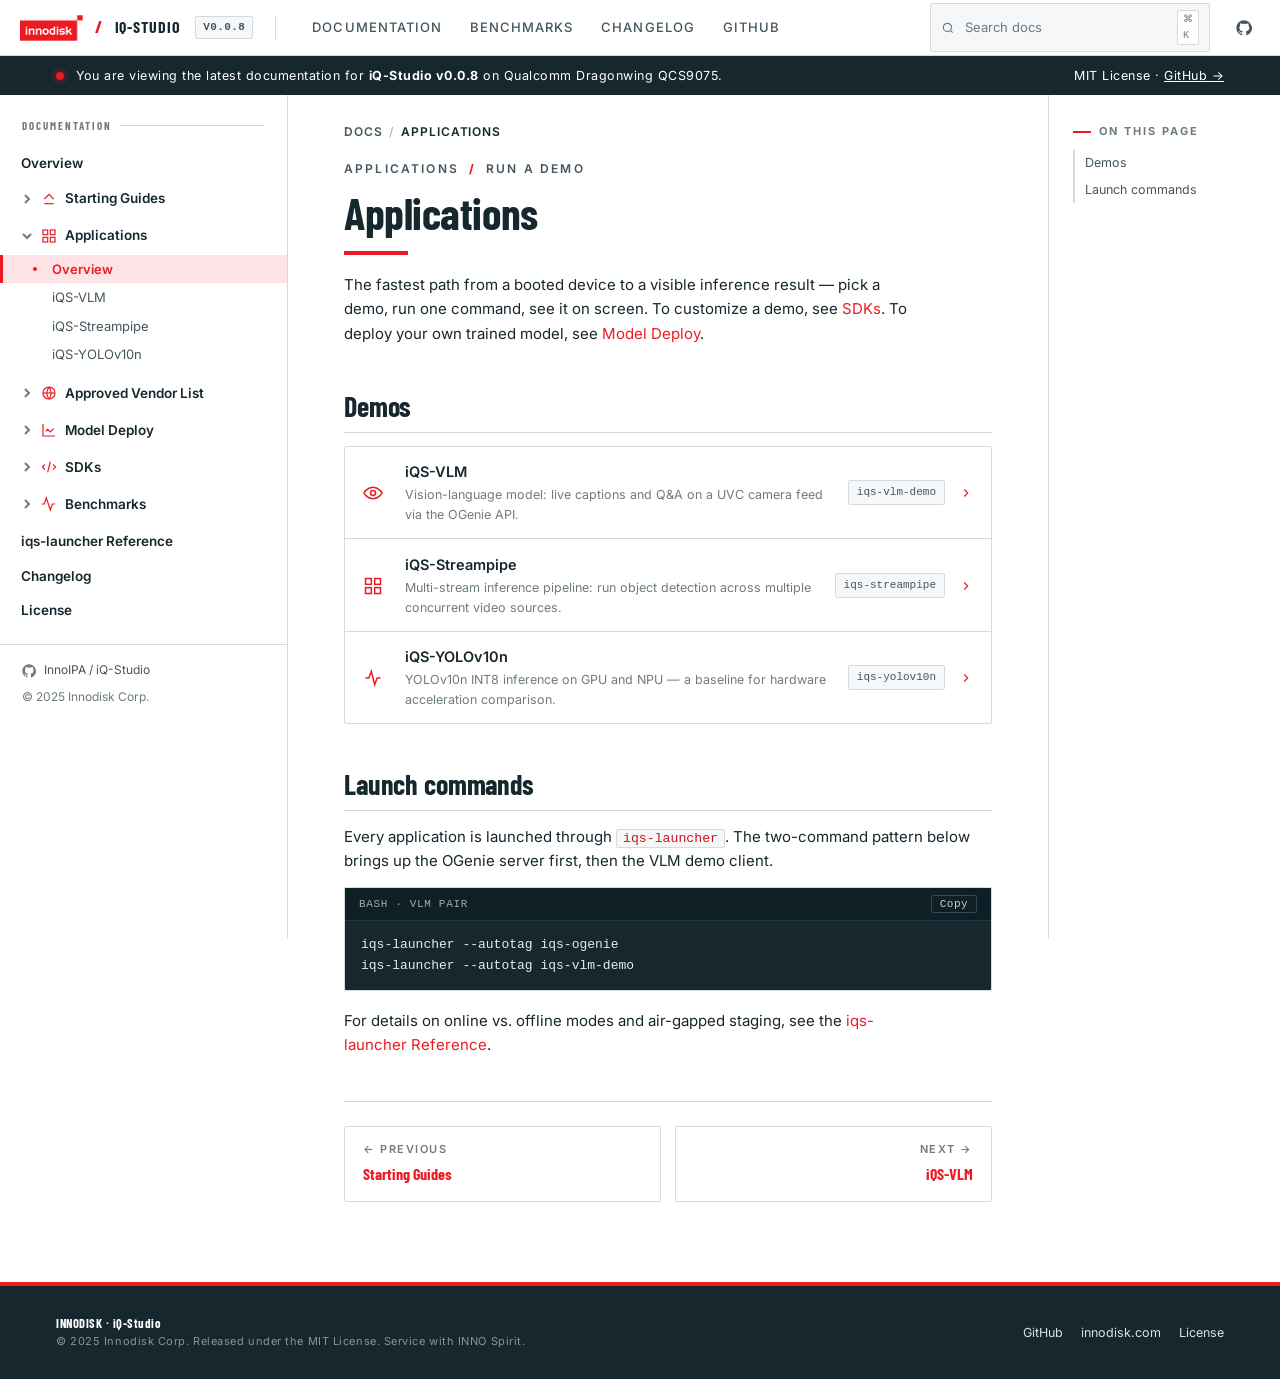
<file: site/applications/index.html>
<!DOCTYPE html>
<html lang="en">
<head>
<meta charset="UTF-8">
<meta name="viewport" content="width=device-width, initial-scale=1.0">
<title>Applications · iQ-Studio</title>
<meta name="description" content="Pre-built inference demos for iQ-Studio: VLM, multi-stream Streampipe, and YOLOv10n on Qualcomm QCS9075.">
<link rel="stylesheet" href="../assets/css/styles.css">
<link rel="icon" href="data:image/svg+xml,<svg xmlns='http://www.w3.org/2000/svg' viewBox='0 0 32 32'><rect width='32' height='32' rx='4' fill='%23EC1B23'/><path d='M9 9h3v14H9zm6 0h3v14h-3zm6 0h3v14h-3z' fill='white'/></svg>">
</head>
<body data-current="applications/index">

<header class="topbar">
  <button id="sidebar-toggle" class="sidebar-toggle" aria-label="Toggle navigation" type="button">
    <svg width="18" height="18" viewBox="0 0 24 24" fill="none" stroke="currentColor" stroke-width="2"><path d="M3 6h18M3 12h18M3 18h18"/></svg>
  </button>
  <a href="../index.html" class="topbar__brand" aria-label="iQ-Studio home">
    <img src="../assets/img/logo-innodisk.png" alt="Innodisk" />
    <span class="slash">/</span>
    <span class="product">iQ-Studio</span>
    <span class="topbar__version">v0.0.8</span>
  </a>
  <span class="topbar__divider"></span>
  <nav class="topbar__nav" aria-label="Primary">
    <a href="../index.html">Documentation</a>
    <a href="../benchmarks/index.html">Benchmarks</a>
    <a href="../reference/changelog.html">Changelog</a>
    <a href="https://github.com/InnoIPA/iQ-Studio" target="_blank" rel="noopener">GitHub</a>
  </nav>
  <div class="topbar__spacer"></div>
  <label class="search" aria-label="Search documentation">
    <svg width="14" height="14" viewBox="0 0 24 24" fill="none" stroke="currentColor" stroke-width="2"><circle cx="11" cy="11" r="7"/><path d="m20 20-3.5-3.5"/></svg>
    <input type="text" placeholder="Search docs" disabled title="Search coming soon" />
    <span class="kbd">⌘ K</span>
  </label>
  <a class="icon-btn" href="https://github.com/InnoIPA/iQ-Studio" target="_blank" rel="noopener" title="GitHub repository" aria-label="GitHub">
    <svg width="16" height="16" viewBox="0 0 24 24" fill="currentColor"><path d="M12 .5C5.7.5.6 5.6.6 12c0 5 3.3 9.3 7.9 10.8.6.1.8-.3.8-.6v-2c-3.2.7-3.9-1.5-3.9-1.5-.5-1.3-1.3-1.7-1.3-1.7-1.1-.7.1-.7.1-.7 1.2.1 1.8 1.2 1.8 1.2 1.1 1.9 2.9 1.3 3.6 1 .1-.8.4-1.3.8-1.6-2.6-.3-5.3-1.3-5.3-5.7 0-1.3.5-2.3 1.2-3.1-.1-.3-.5-1.5.1-3.1 0 0 1-.3 3.2 1.2.9-.3 1.9-.4 2.9-.4s2 .1 2.9.4c2.2-1.5 3.2-1.2 3.2-1.2.6 1.6.2 2.8.1 3.1.7.8 1.2 1.8 1.2 3.1 0 4.4-2.7 5.4-5.3 5.7.4.4.8 1.1.8 2.2v3.3c0 .3.2.7.8.6 4.6-1.5 7.9-5.9 7.9-10.8C23.4 5.6 18.3.5 12 .5Z"/></svg>
  </a>
</header>

<div class="notice">
  <span class="dot"></span>
  <span>You are viewing the latest documentation for <strong>iQ-Studio v0.0.8</strong> on Qualcomm Dragonwing QCS9075.</span>
  <span style="margin-left:auto">MIT License · <a href="https://github.com/InnoIPA/iQ-Studio" target="_blank" rel="noopener">GitHub →</a></span>
</div>

<div class="layout">

<aside class="sidebar" id="sidebar">
    <div class="sidebar__title">Documentation</div>

    <a href="../index.html" class="nav-leaf" data-page="overview">Overview</a>

    <div class="nav-group" data-group>
      <button class="nav-group__toggle" type="button">
        <svg class="nav-group__chev" viewBox="0 0 12 12" fill="none" stroke="currentColor" stroke-width="2"><path d="m4 2 4 4-4 4"/></svg>
        <svg class="nav-group__icon" viewBox="0 0 24 24" fill="none" stroke="currentColor" stroke-width="1.8"><path d="M5 12 12 5l7 7"/><path d="M5 19h14"/></svg>
        <span>Starting Guides</span>
      </button>
      <ul class="nav-list">
        <li><a href="../starting-guides/index.html" data-page="starting-guides/index">Overview</a></li>
        <li><a href="../starting-guides/q911.html" data-page="starting-guides/q911">Q911 Quick Start</a></li>
        <li><a href="../starting-guides/flash-image.html" data-page="starting-guides/flash-image">Image Flashing</a></li>
        <li><a href="../starting-guides/ota.html" data-page="starting-guides/ota">Qualcomm OTA</a></li>
      </ul>
    </div>

    <div class="nav-group" data-group>
      <button class="nav-group__toggle" type="button">
        <svg class="nav-group__chev" viewBox="0 0 12 12" fill="none" stroke="currentColor" stroke-width="2"><path d="m4 2 4 4-4 4"/></svg>
        <svg class="nav-group__icon" viewBox="0 0 24 24" fill="none" stroke="currentColor" stroke-width="1.8"><rect x="3" y="3" width="7" height="7"/><rect x="14" y="3" width="7" height="7"/><rect x="3" y="14" width="7" height="7"/><rect x="14" y="14" width="7" height="7"/></svg>
        <span>Applications</span>
      </button>
      <ul class="nav-list">
        <li><a href="../applications/index.html" data-page="applications/index">Overview</a></li>
        <li><a href="../applications/iqs-vlm.html" data-page="applications/iqs-vlm">iQS-VLM</a></li>
        <li><a href="../applications/iqs-streampipe.html" data-page="applications/iqs-streampipe">iQS-Streampipe</a></li>
        <li><a href="../applications/iqs-yolov10n.html" data-page="applications/iqs-yolov10n">iQS-YOLOv10n</a></li>
      </ul>
    </div>

    <div class="nav-group" data-group>
      <button class="nav-group__toggle" type="button">
        <svg class="nav-group__chev" viewBox="0 0 12 12" fill="none" stroke="currentColor" stroke-width="2"><path d="m4 2 4 4-4 4"/></svg>
        <svg class="nav-group__icon" viewBox="0 0 24 24" fill="none" stroke="currentColor" stroke-width="1.8"><circle cx="12" cy="12" r="9"/><path d="M3 12h18"/><path d="M12 3a14 14 0 0 1 0 18"/><path d="M12 3a14 14 0 0 0 0 18"/></svg>
        <span>Approved Vendor List</span>
      </button>
      <ul class="nav-list">
        <li><a href="../avl/index.html" data-page="avl/index">Overview</a></li>
        <li><a href="../avl/gmsl-camera.html" data-page="avl/gmsl-camera">GMSL Cameras</a></li>
        <li><a href="../avl/mipi-camera.html" data-page="avl/mipi-camera">MIPI CSI-2 Cameras</a></li>
      </ul>
    </div>

    <div class="nav-group" data-group>
      <button class="nav-group__toggle" type="button">
        <svg class="nav-group__chev" viewBox="0 0 12 12" fill="none" stroke="currentColor" stroke-width="2"><path d="m4 2 4 4-4 4"/></svg>
        <svg class="nav-group__icon" viewBox="0 0 24 24" fill="none" stroke="currentColor" stroke-width="1.8"><path d="M3 3v18h18"/><path d="m7 14 3-3 4 4 5-5"/></svg>
        <span>Model Deploy</span>
      </button>
      <ul class="nav-list">
        <li><a href="../model-deploy/index.html" data-page="model-deploy/index">Overview</a></li>
        <li><a href="../model-deploy/yolo26.html" data-page="model-deploy/yolo26">YOLO26 (CV)</a></li>
      </ul>
    </div>

    <div class="nav-group" data-group>
      <button class="nav-group__toggle" type="button">
        <svg class="nav-group__chev" viewBox="0 0 12 12" fill="none" stroke="currentColor" stroke-width="2"><path d="m4 2 4 4-4 4"/></svg>
        <svg class="nav-group__icon" viewBox="0 0 24 24" fill="none" stroke="currentColor" stroke-width="1.8"><path d="m18 16 4-4-4-4"/><path d="m6 8-4 4 4 4"/><path d="m14 4-4 16"/></svg>
        <span>SDKs</span>
      </button>
      <ul class="nav-list">
        <li><a href="../sdks/index.html" data-page="sdks/index">Overview</a></li>
        <li><a href="../sdks/iqs-vlm.html" data-page="sdks/iqs-vlm">iQS-VLM SDK</a></li>
        <li><a href="../sdks/iqs-streampipe.html" data-page="sdks/iqs-streampipe">iQS-Streampipe SDK</a></li>
        <li><a href="../sdks/iqs-ogenie.html" data-page="sdks/iqs-ogenie">iQS-OGenie SDK</a></li>
      </ul>
    </div>

    <div class="nav-group" data-group>
      <button class="nav-group__toggle" type="button">
        <svg class="nav-group__chev" viewBox="0 0 12 12" fill="none" stroke="currentColor" stroke-width="2"><path d="m4 2 4 4-4 4"/></svg>
        <svg class="nav-group__icon" viewBox="0 0 24 24" fill="none" stroke="currentColor" stroke-width="1.8"><path d="M21 12h-4l-3 9-6-18-3 9H1"/></svg>
        <span>Benchmarks</span>
      </button>
      <ul class="nav-list">
        <li><a href="../benchmarks/index.html" data-page="benchmarks/index">Overview</a></li>
        <li><a href="../benchmarks/innoppe.html" data-page="benchmarks/innoppe">InnoPPE</a></li>
        <li><a href="../benchmarks/streampipe.html" data-page="benchmarks/streampipe">iQS-Streampipe</a></li>
        <li><a href="../benchmarks/perception-model.html" data-page="benchmarks/perception-model">Perception Model</a></li>
      </ul>
    </div>

    <a href="../reference/launcher.html" class="nav-leaf" data-page="reference/launcher">iqs-launcher Reference</a>
    <a href="../reference/changelog.html" class="nav-leaf" data-page="reference/changelog">Changelog</a>
    <a href="https://github.com/InnoIPA/iQ-Studio/blob/main/LICENSE" class="nav-leaf" target="_blank" rel="noopener">License</a>

    <div class="sidebar__foot">
      <div class="row">
        <svg width="14" height="14" viewBox="0 0 24 24" fill="currentColor"><path d="M12 .5C5.7.5.6 5.6.6 12c0 5 3.3 9.3 7.9 10.8.6.1.8-.3.8-.6v-2c-3.2.7-3.9-1.5-3.9-1.5-.5-1.3-1.3-1.7-1.3-1.7-1.1-.7.1-.7.1-.7 1.2.1 1.8 1.2 1.8 1.2 1.1 1.9 2.9 1.3 3.6 1 .1-.8.4-1.3.8-1.6-2.6-.3-5.3-1.3-5.3-5.7 0-1.3.5-2.3 1.2-3.1-.1-.3-.5-1.5.1-3.1 0 0 1-.3 3.2 1.2.9-.3 1.9-.4 2.9-.4s2 .1 2.9.4c2.2-1.5 3.2-1.2 3.2-1.2.6 1.6.2 2.8.1 3.1.7.8 1.2 1.8 1.2 3.1 0 4.4-2.7 5.4-5.3 5.7.4.4.8 1.1.8 2.2v3.3c0 .3.2.7.8.6 4.6-1.5 7.9-5.9 7.9-10.8C23.4 5.6 18.3.5 12 .5Z"/></svg>
        <a href="https://github.com/InnoIPA/iQ-Studio" target="_blank" rel="noopener">InnoIPA / iQ-Studio</a>
      </div>
      <div class="row">© 2025 Innodisk Corp.</div>
    </div>
  </aside>

  <main class="main">
    <nav class="crumbs">
      <a href="../index.html">Docs</a>
      <span class="sep">/</span>
      <span class="current">Applications</span>
    </nav>

    <div class="page-title">
      <div class="page-title__eyebrow">Applications <span class="slash">/</span> Run a demo</div>
      <h1>Applications</h1>
      <div class="page-title__rule"></div>
      <p class="page-title__lede">The fastest path from a booted device to a visible inference result — pick a demo, run one command, see it on screen. To customize a demo, see <a href="../sdks/index.html">SDKs</a>. To deploy your own trained model, see <a href="../model-deploy/index.html">Model Deploy</a>.</p>
    </div>

    <h2 id="demos" data-reveal>Demos</h2>

    <div class="applist">
      <a class="applist__row" href="iqs-vlm.html" data-reveal data-reveal-delay="1">
        <svg width="20" height="20" viewBox="0 0 24 24" fill="none" stroke="currentColor" stroke-width="1.8"><path d="M1 12s4-7 11-7 11 7 11 7-4 7-11 7-11-7-11-7Z"/><circle cx="12" cy="12" r="3"/></svg>
        <div>
          <div class="applist__title">iQS-VLM</div>
          <span class="applist__desc">Vision-language model: live captions and Q&amp;A on a UVC camera feed via the OGenie API.</span>
        </div>
        <span class="applist__tag">iqs-vlm-demo</span>
        <svg class="applist__arrow" width="14" height="14" viewBox="0 0 24 24" fill="none" stroke="currentColor" stroke-width="2"><path d="m9 6 6 6-6 6"/></svg>
      </a>
      <a class="applist__row" href="iqs-streampipe.html" data-reveal data-reveal-delay="2">
        <svg width="20" height="20" viewBox="0 0 24 24" fill="none" stroke="currentColor" stroke-width="1.8"><rect x="3" y="3" width="7" height="7"/><rect x="14" y="3" width="7" height="7"/><rect x="3" y="14" width="7" height="7"/><rect x="14" y="14" width="7" height="7"/></svg>
        <div>
          <div class="applist__title">iQS-Streampipe</div>
          <span class="applist__desc">Multi-stream inference pipeline: run object detection across multiple concurrent video sources.</span>
        </div>
        <span class="applist__tag">iqs-streampipe</span>
        <svg class="applist__arrow" width="14" height="14" viewBox="0 0 24 24" fill="none" stroke="currentColor" stroke-width="2"><path d="m9 6 6 6-6 6"/></svg>
      </a>
      <a class="applist__row" href="iqs-yolov10n.html" data-reveal data-reveal-delay="3">
        <svg width="20" height="20" viewBox="0 0 24 24" fill="none" stroke="currentColor" stroke-width="1.8"><path d="M3 12h4l3-8 4 16 3-8h4"/></svg>
        <div>
          <div class="applist__title">iQS-YOLOv10n</div>
          <span class="applist__desc">YOLOv10n INT8 inference on GPU and NPU — a baseline for hardware acceleration comparison.</span>
        </div>
        <span class="applist__tag">iqs-yolov10n</span>
        <svg class="applist__arrow" width="14" height="14" viewBox="0 0 24 24" fill="none" stroke="currentColor" stroke-width="2"><path d="m9 6 6 6-6 6"/></svg>
      </a>
    </div>

    <h2 id="launch" data-reveal>Launch commands</h2>
    <p>Every application is launched through <code>iqs-launcher</code>. The two-command pattern below brings up the OGenie server first, then the VLM demo client.</p>

    <div class="codeblock">
      <div class="codeblock__head"><span>bash · vlm pair</span><button class="codeblock__copy" type="button">Copy</button></div>
      <pre><code>iqs-launcher --autotag iqs-ogenie
iqs-launcher --autotag iqs-vlm-demo</code></pre>
    </div>

    <p>For details on online vs. offline modes and air-gapped staging, see the <a href="../reference/launcher.html">iqs-launcher Reference</a>.</p>

    <div class="pager">
      <a class="pager__prev" href="../starting-guides/index.html">
        <span class="dir">← Previous</span>
        <span class="title">Starting Guides</span>
      </a>
      <a class="pager__next" href="iqs-vlm.html">
        <span class="dir">Next →</span>
        <span class="title">iQS-VLM</span>
      </a>
    </div>

  </main>

  <aside class="toc">
    <div class="toc__head">On this page</div>
    <ul id="toc-list"></ul>
  </aside>

</div>

<footer class="footer">
  <div>
    <strong style="color:white;font-family:var(--font-display);letter-spacing:0.04em">INNODISK · iQ-Studio</strong>
    <div class="footer__legal">© 2025 Innodisk Corp. Released under the MIT License. Service with INNO Spirit.</div>
  </div>
  <div class="footer__links">
    <a href="https://github.com/InnoIPA/iQ-Studio" target="_blank" rel="noopener">GitHub</a>
    <a href="https://www.innodisk.com" target="_blank" rel="noopener">innodisk.com</a>
    <a href="https://github.com/InnoIPA/iQ-Studio/blob/main/LICENSE" target="_blank" rel="noopener">License</a>
  </div>
</footer>

<script src="../assets/js/site.js" defer></script>
</body>
</html>
</file>
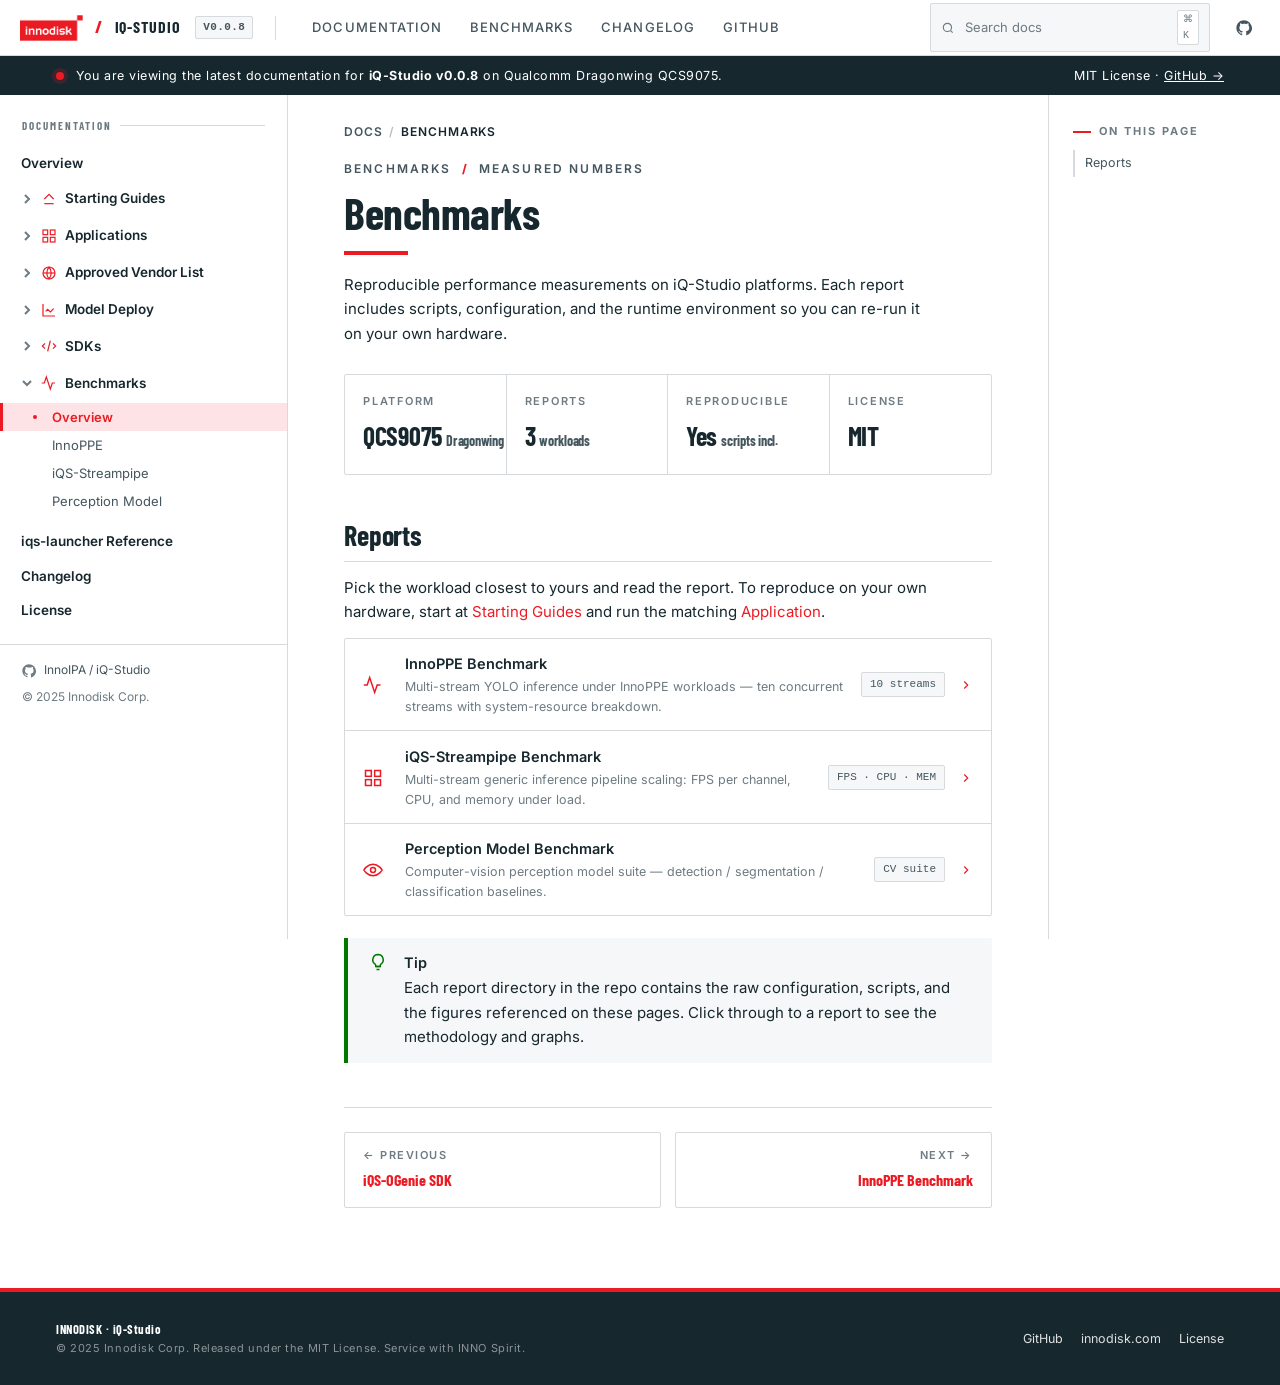
<file: site/benchmarks/index.html>
<!DOCTYPE html>
<html lang="en">
<head>
<meta charset="UTF-8">
<meta name="viewport" content="width=device-width, initial-scale=1.0">
<title>Benchmarks · iQ-Studio</title>
<meta name="description" content="Reproducible performance reports for iQ-Studio across InnoPPE, multi-stream Streampipe, and perception models on QCS9075.">
<link rel="stylesheet" href="../assets/css/styles.css">
<link rel="icon" href="data:image/svg+xml,<svg xmlns='http://www.w3.org/2000/svg' viewBox='0 0 32 32'><rect width='32' height='32' rx='4' fill='%23EC1B23'/><path d='M9 9h3v14H9zm6 0h3v14h-3zm6 0h3v14h-3z' fill='white'/></svg>">
</head>
<body data-current="benchmarks/index">

<header class="topbar">
  <button id="sidebar-toggle" class="sidebar-toggle" aria-label="Toggle navigation" type="button">
    <svg width="18" height="18" viewBox="0 0 24 24" fill="none" stroke="currentColor" stroke-width="2"><path d="M3 6h18M3 12h18M3 18h18"/></svg>
  </button>
  <a href="../index.html" class="topbar__brand" aria-label="iQ-Studio home">
    <img src="../assets/img/logo-innodisk.png" alt="Innodisk" />
    <span class="slash">/</span>
    <span class="product">iQ-Studio</span>
    <span class="topbar__version">v0.0.8</span>
  </a>
  <span class="topbar__divider"></span>
  <nav class="topbar__nav" aria-label="Primary">
    <a href="../index.html">Documentation</a>
    <a href="../benchmarks/index.html">Benchmarks</a>
    <a href="../reference/changelog.html">Changelog</a>
    <a href="https://github.com/InnoIPA/iQ-Studio" target="_blank" rel="noopener">GitHub</a>
  </nav>
  <div class="topbar__spacer"></div>
  <label class="search" aria-label="Search documentation">
    <svg width="14" height="14" viewBox="0 0 24 24" fill="none" stroke="currentColor" stroke-width="2"><circle cx="11" cy="11" r="7"/><path d="m20 20-3.5-3.5"/></svg>
    <input type="text" placeholder="Search docs" disabled title="Search coming soon" />
    <span class="kbd">⌘ K</span>
  </label>
  <a class="icon-btn" href="https://github.com/InnoIPA/iQ-Studio" target="_blank" rel="noopener" title="GitHub repository" aria-label="GitHub">
    <svg width="16" height="16" viewBox="0 0 24 24" fill="currentColor"><path d="M12 .5C5.7.5.6 5.6.6 12c0 5 3.3 9.3 7.9 10.8.6.1.8-.3.8-.6v-2c-3.2.7-3.9-1.5-3.9-1.5-.5-1.3-1.3-1.7-1.3-1.7-1.1-.7.1-.7.1-.7 1.2.1 1.8 1.2 1.8 1.2 1.1 1.9 2.9 1.3 3.6 1 .1-.8.4-1.3.8-1.6-2.6-.3-5.3-1.3-5.3-5.7 0-1.3.5-2.3 1.2-3.1-.1-.3-.5-1.5.1-3.1 0 0 1-.3 3.2 1.2.9-.3 1.9-.4 2.9-.4s2 .1 2.9.4c2.2-1.5 3.2-1.2 3.2-1.2.6 1.6.2 2.8.1 3.1.7.8 1.2 1.8 1.2 3.1 0 4.4-2.7 5.4-5.3 5.7.4.4.8 1.1.8 2.2v3.3c0 .3.2.7.8.6 4.6-1.5 7.9-5.9 7.9-10.8C23.4 5.6 18.3.5 12 .5Z"/></svg>
  </a>
</header>

<div class="notice">
  <span class="dot"></span>
  <span>You are viewing the latest documentation for <strong>iQ-Studio v0.0.8</strong> on Qualcomm Dragonwing QCS9075.</span>
  <span style="margin-left:auto">MIT License · <a href="https://github.com/InnoIPA/iQ-Studio" target="_blank" rel="noopener">GitHub →</a></span>
</div>

<div class="layout">

<aside class="sidebar" id="sidebar">
    <div class="sidebar__title">Documentation</div>

    <a href="../index.html" class="nav-leaf" data-page="overview">Overview</a>

    <div class="nav-group" data-group>
      <button class="nav-group__toggle" type="button">
        <svg class="nav-group__chev" viewBox="0 0 12 12" fill="none" stroke="currentColor" stroke-width="2"><path d="m4 2 4 4-4 4"/></svg>
        <svg class="nav-group__icon" viewBox="0 0 24 24" fill="none" stroke="currentColor" stroke-width="1.8"><path d="M5 12 12 5l7 7"/><path d="M5 19h14"/></svg>
        <span>Starting Guides</span>
      </button>
      <ul class="nav-list">
        <li><a href="../starting-guides/index.html" data-page="starting-guides/index">Overview</a></li>
        <li><a href="../starting-guides/q911.html" data-page="starting-guides/q911">Q911 Quick Start</a></li>
        <li><a href="../starting-guides/flash-image.html" data-page="starting-guides/flash-image">Image Flashing</a></li>
        <li><a href="../starting-guides/ota.html" data-page="starting-guides/ota">Qualcomm OTA</a></li>
      </ul>
    </div>

    <div class="nav-group" data-group>
      <button class="nav-group__toggle" type="button">
        <svg class="nav-group__chev" viewBox="0 0 12 12" fill="none" stroke="currentColor" stroke-width="2"><path d="m4 2 4 4-4 4"/></svg>
        <svg class="nav-group__icon" viewBox="0 0 24 24" fill="none" stroke="currentColor" stroke-width="1.8"><rect x="3" y="3" width="7" height="7"/><rect x="14" y="3" width="7" height="7"/><rect x="3" y="14" width="7" height="7"/><rect x="14" y="14" width="7" height="7"/></svg>
        <span>Applications</span>
      </button>
      <ul class="nav-list">
        <li><a href="../applications/index.html" data-page="applications/index">Overview</a></li>
        <li><a href="../applications/iqs-vlm.html" data-page="applications/iqs-vlm">iQS-VLM</a></li>
        <li><a href="../applications/iqs-streampipe.html" data-page="applications/iqs-streampipe">iQS-Streampipe</a></li>
        <li><a href="../applications/iqs-yolov10n.html" data-page="applications/iqs-yolov10n">iQS-YOLOv10n</a></li>
      </ul>
    </div>

    <div class="nav-group" data-group>
      <button class="nav-group__toggle" type="button">
        <svg class="nav-group__chev" viewBox="0 0 12 12" fill="none" stroke="currentColor" stroke-width="2"><path d="m4 2 4 4-4 4"/></svg>
        <svg class="nav-group__icon" viewBox="0 0 24 24" fill="none" stroke="currentColor" stroke-width="1.8"><circle cx="12" cy="12" r="9"/><path d="M3 12h18"/><path d="M12 3a14 14 0 0 1 0 18"/><path d="M12 3a14 14 0 0 0 0 18"/></svg>
        <span>Approved Vendor List</span>
      </button>
      <ul class="nav-list">
        <li><a href="../avl/index.html" data-page="avl/index">Overview</a></li>
        <li><a href="../avl/gmsl-camera.html" data-page="avl/gmsl-camera">GMSL Cameras</a></li>
        <li><a href="../avl/mipi-camera.html" data-page="avl/mipi-camera">MIPI CSI-2 Cameras</a></li>
      </ul>
    </div>

    <div class="nav-group" data-group>
      <button class="nav-group__toggle" type="button">
        <svg class="nav-group__chev" viewBox="0 0 12 12" fill="none" stroke="currentColor" stroke-width="2"><path d="m4 2 4 4-4 4"/></svg>
        <svg class="nav-group__icon" viewBox="0 0 24 24" fill="none" stroke="currentColor" stroke-width="1.8"><path d="M3 3v18h18"/><path d="m7 14 3-3 4 4 5-5"/></svg>
        <span>Model Deploy</span>
      </button>
      <ul class="nav-list">
        <li><a href="../model-deploy/index.html" data-page="model-deploy/index">Overview</a></li>
        <li><a href="../model-deploy/yolo26.html" data-page="model-deploy/yolo26">YOLO26 (CV)</a></li>
      </ul>
    </div>

    <div class="nav-group" data-group>
      <button class="nav-group__toggle" type="button">
        <svg class="nav-group__chev" viewBox="0 0 12 12" fill="none" stroke="currentColor" stroke-width="2"><path d="m4 2 4 4-4 4"/></svg>
        <svg class="nav-group__icon" viewBox="0 0 24 24" fill="none" stroke="currentColor" stroke-width="1.8"><path d="m18 16 4-4-4-4"/><path d="m6 8-4 4 4 4"/><path d="m14 4-4 16"/></svg>
        <span>SDKs</span>
      </button>
      <ul class="nav-list">
        <li><a href="../sdks/index.html" data-page="sdks/index">Overview</a></li>
        <li><a href="../sdks/iqs-vlm.html" data-page="sdks/iqs-vlm">iQS-VLM SDK</a></li>
        <li><a href="../sdks/iqs-streampipe.html" data-page="sdks/iqs-streampipe">iQS-Streampipe SDK</a></li>
        <li><a href="../sdks/iqs-ogenie.html" data-page="sdks/iqs-ogenie">iQS-OGenie SDK</a></li>
      </ul>
    </div>

    <div class="nav-group" data-group>
      <button class="nav-group__toggle" type="button">
        <svg class="nav-group__chev" viewBox="0 0 12 12" fill="none" stroke="currentColor" stroke-width="2"><path d="m4 2 4 4-4 4"/></svg>
        <svg class="nav-group__icon" viewBox="0 0 24 24" fill="none" stroke="currentColor" stroke-width="1.8"><path d="M21 12h-4l-3 9-6-18-3 9H1"/></svg>
        <span>Benchmarks</span>
      </button>
      <ul class="nav-list">
        <li><a href="../benchmarks/index.html" data-page="benchmarks/index">Overview</a></li>
        <li><a href="../benchmarks/innoppe.html" data-page="benchmarks/innoppe">InnoPPE</a></li>
        <li><a href="../benchmarks/streampipe.html" data-page="benchmarks/streampipe">iQS-Streampipe</a></li>
        <li><a href="../benchmarks/perception-model.html" data-page="benchmarks/perception-model">Perception Model</a></li>
      </ul>
    </div>

    <a href="../reference/launcher.html" class="nav-leaf" data-page="reference/launcher">iqs-launcher Reference</a>
    <a href="../reference/changelog.html" class="nav-leaf" data-page="reference/changelog">Changelog</a>
    <a href="https://github.com/InnoIPA/iQ-Studio/blob/main/LICENSE" class="nav-leaf" target="_blank" rel="noopener">License</a>

    <div class="sidebar__foot">
      <div class="row">
        <svg width="14" height="14" viewBox="0 0 24 24" fill="currentColor"><path d="M12 .5C5.7.5.6 5.6.6 12c0 5 3.3 9.3 7.9 10.8.6.1.8-.3.8-.6v-2c-3.2.7-3.9-1.5-3.9-1.5-.5-1.3-1.3-1.7-1.3-1.7-1.1-.7.1-.7.1-.7 1.2.1 1.8 1.2 1.8 1.2 1.1 1.9 2.9 1.3 3.6 1 .1-.8.4-1.3.8-1.6-2.6-.3-5.3-1.3-5.3-5.7 0-1.3.5-2.3 1.2-3.1-.1-.3-.5-1.5.1-3.1 0 0 1-.3 3.2 1.2.9-.3 1.9-.4 2.9-.4s2 .1 2.9.4c2.2-1.5 3.2-1.2 3.2-1.2.6 1.6.2 2.8.1 3.1.7.8 1.2 1.8 1.2 3.1 0 4.4-2.7 5.4-5.3 5.7.4.4.8 1.1.8 2.2v3.3c0 .3.2.7.8.6 4.6-1.5 7.9-5.9 7.9-10.8C23.4 5.6 18.3.5 12 .5Z"/></svg>
        <a href="https://github.com/InnoIPA/iQ-Studio" target="_blank" rel="noopener">InnoIPA / iQ-Studio</a>
      </div>
      <div class="row">© 2025 Innodisk Corp.</div>
    </div>
  </aside>

  <main class="main">
    <nav class="crumbs">
      <a href="../index.html">Docs</a>
      <span class="sep">/</span>
      <span class="current">Benchmarks</span>
    </nav>

    <div class="page-title">
      <div class="page-title__eyebrow">Benchmarks <span class="slash">/</span> Measured numbers</div>
      <h1>Benchmarks</h1>
      <div class="page-title__rule"></div>
      <p class="page-title__lede">Reproducible performance measurements on iQ-Studio platforms. Each report includes scripts, configuration, and the runtime environment so you can re-run it on your own hardware.</p>
    </div>

    <div class="stats" data-reveal>
      <div class="stat"><div class="stat__label">Platform</div><div class="stat__value">QCS9075<span class="unit">Dragonwing</span></div></div>
      <div class="stat"><div class="stat__label">Reports</div><div class="stat__value">3<span class="unit">workloads</span></div></div>
      <div class="stat"><div class="stat__label">Reproducible</div><div class="stat__value">Yes<span class="unit">scripts incl.</span></div></div>
      <div class="stat"><div class="stat__label">License</div><div class="stat__value">MIT</div></div>
    </div>

    <h2 id="reports" data-reveal>Reports</h2>
    <p>Pick the workload closest to yours and read the report. To reproduce on your own hardware, start at <a href="../starting-guides/index.html">Starting Guides</a> and run the matching <a href="../applications/index.html">Application</a>.</p>

    <div class="applist">
      <a class="applist__row" href="innoppe.html" data-reveal data-reveal-delay="1">
        <svg width="20" height="20" viewBox="0 0 24 24" fill="none" stroke="currentColor" stroke-width="1.8"><path d="M21 12h-4l-3 9-6-18-3 9H1"/></svg>
        <div>
          <div class="applist__title">InnoPPE Benchmark</div>
          <span class="applist__desc">Multi-stream YOLO inference under InnoPPE workloads — ten concurrent streams with system-resource breakdown.</span>
        </div>
        <span class="applist__tag">10 streams</span>
        <svg class="applist__arrow" width="14" height="14" viewBox="0 0 24 24" fill="none" stroke="currentColor" stroke-width="2"><path d="m9 6 6 6-6 6"/></svg>
      </a>
      <a class="applist__row" href="streampipe.html" data-reveal data-reveal-delay="2">
        <svg width="20" height="20" viewBox="0 0 24 24" fill="none" stroke="currentColor" stroke-width="1.8"><rect x="3" y="3" width="7" height="7"/><rect x="14" y="3" width="7" height="7"/><rect x="3" y="14" width="7" height="7"/><rect x="14" y="14" width="7" height="7"/></svg>
        <div>
          <div class="applist__title">iQS-Streampipe Benchmark</div>
          <span class="applist__desc">Multi-stream generic inference pipeline scaling: FPS per channel, CPU, and memory under load.</span>
        </div>
        <span class="applist__tag">FPS · CPU · MEM</span>
        <svg class="applist__arrow" width="14" height="14" viewBox="0 0 24 24" fill="none" stroke="currentColor" stroke-width="2"><path d="m9 6 6 6-6 6"/></svg>
      </a>
      <a class="applist__row" href="perception-model.html" data-reveal data-reveal-delay="3">
        <svg width="20" height="20" viewBox="0 0 24 24" fill="none" stroke="currentColor" stroke-width="1.8"><circle cx="12" cy="12" r="3"/><path d="M1 12s4-7 11-7 11 7 11 7-4 7-11 7-11-7-11-7Z"/></svg>
        <div>
          <div class="applist__title">Perception Model Benchmark</div>
          <span class="applist__desc">Computer-vision perception model suite — detection / segmentation / classification baselines.</span>
        </div>
        <span class="applist__tag">CV suite</span>
        <svg class="applist__arrow" width="14" height="14" viewBox="0 0 24 24" fill="none" stroke="currentColor" stroke-width="2"><path d="m9 6 6 6-6 6"/></svg>
      </a>
    </div>

    <div class="callout callout--tip" data-reveal>
      <div class="callout__icon">
        <svg width="18" height="18" viewBox="0 0 24 24" fill="none" stroke="currentColor" stroke-width="2"><path d="M9 18h6"/><path d="M10 22h4"/><path d="M12 2a7 7 0 0 0-4 12.7c.6.5 1 1.3 1 2.1V18h6v-1.2c0-.8.4-1.6 1-2.1A7 7 0 0 0 12 2Z"/></svg>
      </div>
      <div class="callout__body">
        <strong>Tip</strong>
        <p>Each report directory in the repo contains the raw configuration, scripts, and the figures referenced on these pages. Click through to a report to see the methodology and graphs.</p>
      </div>
    </div>

    <div class="pager">
      <a class="pager__prev" href="../sdks/iqs-ogenie.html">
        <span class="dir">← Previous</span>
        <span class="title">iQS-OGenie SDK</span>
      </a>
      <a class="pager__next" href="innoppe.html">
        <span class="dir">Next →</span>
        <span class="title">InnoPPE Benchmark</span>
      </a>
    </div>

  </main>

  <aside class="toc">
    <div class="toc__head">On this page</div>
    <ul id="toc-list"></ul>
  </aside>

</div>

<footer class="footer">
  <div>
    <strong style="color:white;font-family:var(--font-display);letter-spacing:0.04em">INNODISK · iQ-Studio</strong>
    <div class="footer__legal">© 2025 Innodisk Corp. Released under the MIT License. Service with INNO Spirit.</div>
  </div>
  <div class="footer__links">
    <a href="https://github.com/InnoIPA/iQ-Studio" target="_blank" rel="noopener">GitHub</a>
    <a href="https://www.innodisk.com" target="_blank" rel="noopener">innodisk.com</a>
    <a href="https://github.com/InnoIPA/iQ-Studio/blob/main/LICENSE" target="_blank" rel="noopener">License</a>
  </div>
</footer>

<script src="../assets/js/site.js" defer></script>
</body>
</html>
</file>
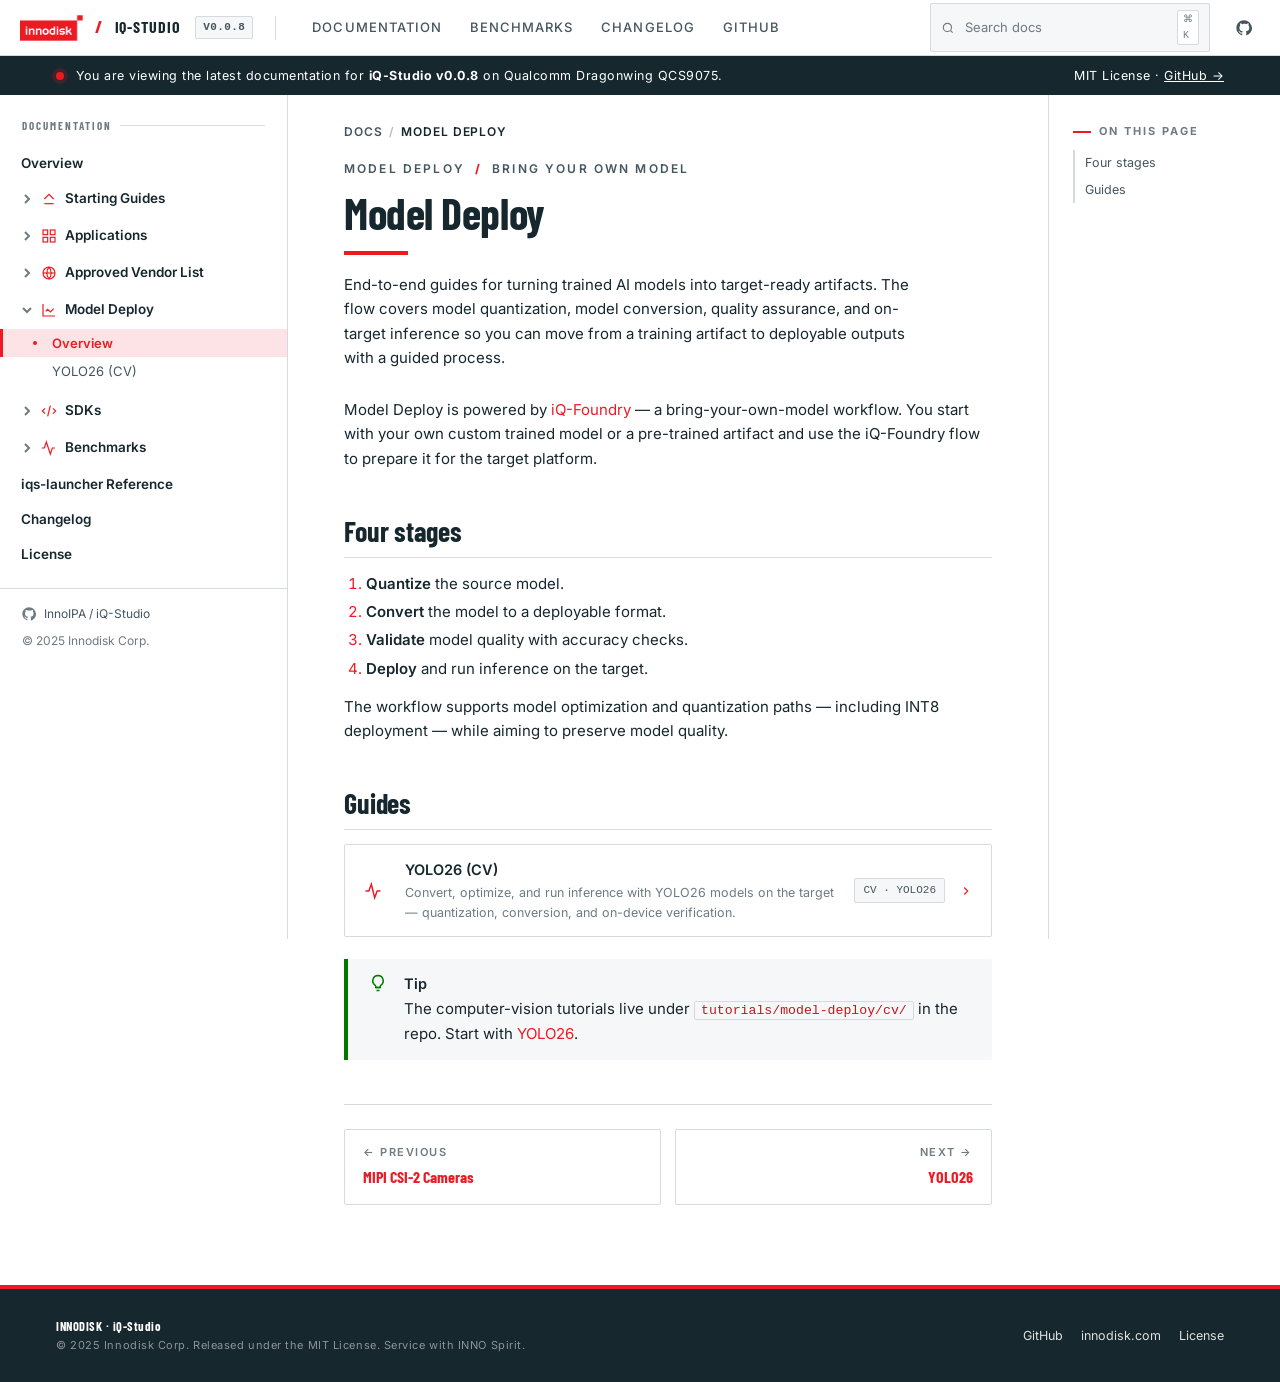
<file: site/model-deploy/index.html>
<!DOCTYPE html>
<html lang="en">
<head>
<meta charset="UTF-8">
<meta name="viewport" content="width=device-width, initial-scale=1.0">
<title>Model Deploy · iQ-Studio</title>
<meta name="description" content="End-to-end guides for turning trained AI models into target-ready artifacts: quantization, conversion, validation, and inference.">
<link rel="stylesheet" href="../assets/css/styles.css">
<link rel="icon" href="data:image/svg+xml,<svg xmlns='http://www.w3.org/2000/svg' viewBox='0 0 32 32'><rect width='32' height='32' rx='4' fill='%23EC1B23'/><path d='M9 9h3v14H9zm6 0h3v14h-3zm6 0h3v14h-3z' fill='white'/></svg>">
</head>
<body data-current="model-deploy/index">

<header class="topbar">
  <button id="sidebar-toggle" class="sidebar-toggle" aria-label="Toggle navigation" type="button">
    <svg width="18" height="18" viewBox="0 0 24 24" fill="none" stroke="currentColor" stroke-width="2"><path d="M3 6h18M3 12h18M3 18h18"/></svg>
  </button>
  <a href="../index.html" class="topbar__brand" aria-label="iQ-Studio home">
    <img src="../assets/img/logo-innodisk.png" alt="Innodisk" />
    <span class="slash">/</span>
    <span class="product">iQ-Studio</span>
    <span class="topbar__version">v0.0.8</span>
  </a>
  <span class="topbar__divider"></span>
  <nav class="topbar__nav" aria-label="Primary">
    <a href="../index.html">Documentation</a>
    <a href="../benchmarks/index.html">Benchmarks</a>
    <a href="../reference/changelog.html">Changelog</a>
    <a href="https://github.com/InnoIPA/iQ-Studio" target="_blank" rel="noopener">GitHub</a>
  </nav>
  <div class="topbar__spacer"></div>
  <label class="search" aria-label="Search documentation">
    <svg width="14" height="14" viewBox="0 0 24 24" fill="none" stroke="currentColor" stroke-width="2"><circle cx="11" cy="11" r="7"/><path d="m20 20-3.5-3.5"/></svg>
    <input type="text" placeholder="Search docs" disabled title="Search coming soon" />
    <span class="kbd">⌘ K</span>
  </label>
  <a class="icon-btn" href="https://github.com/InnoIPA/iQ-Studio" target="_blank" rel="noopener" title="GitHub repository" aria-label="GitHub">
    <svg width="16" height="16" viewBox="0 0 24 24" fill="currentColor"><path d="M12 .5C5.7.5.6 5.6.6 12c0 5 3.3 9.3 7.9 10.8.6.1.8-.3.8-.6v-2c-3.2.7-3.9-1.5-3.9-1.5-.5-1.3-1.3-1.7-1.3-1.7-1.1-.7.1-.7.1-.7 1.2.1 1.8 1.2 1.8 1.2 1.1 1.9 2.9 1.3 3.6 1 .1-.8.4-1.3.8-1.6-2.6-.3-5.3-1.3-5.3-5.7 0-1.3.5-2.3 1.2-3.1-.1-.3-.5-1.5.1-3.1 0 0 1-.3 3.2 1.2.9-.3 1.9-.4 2.9-.4s2 .1 2.9.4c2.2-1.5 3.2-1.2 3.2-1.2.6 1.6.2 2.8.1 3.1.7.8 1.2 1.8 1.2 3.1 0 4.4-2.7 5.4-5.3 5.7.4.4.8 1.1.8 2.2v3.3c0 .3.2.7.8.6 4.6-1.5 7.9-5.9 7.9-10.8C23.4 5.6 18.3.5 12 .5Z"/></svg>
  </a>
</header>

<div class="notice">
  <span class="dot"></span>
  <span>You are viewing the latest documentation for <strong>iQ-Studio v0.0.8</strong> on Qualcomm Dragonwing QCS9075.</span>
  <span style="margin-left:auto">MIT License · <a href="https://github.com/InnoIPA/iQ-Studio" target="_blank" rel="noopener">GitHub →</a></span>
</div>

<div class="layout">

<aside class="sidebar" id="sidebar">
    <div class="sidebar__title">Documentation</div>

    <a href="../index.html" class="nav-leaf" data-page="overview">Overview</a>

    <div class="nav-group" data-group>
      <button class="nav-group__toggle" type="button">
        <svg class="nav-group__chev" viewBox="0 0 12 12" fill="none" stroke="currentColor" stroke-width="2"><path d="m4 2 4 4-4 4"/></svg>
        <svg class="nav-group__icon" viewBox="0 0 24 24" fill="none" stroke="currentColor" stroke-width="1.8"><path d="M5 12 12 5l7 7"/><path d="M5 19h14"/></svg>
        <span>Starting Guides</span>
      </button>
      <ul class="nav-list">
        <li><a href="../starting-guides/index.html" data-page="starting-guides/index">Overview</a></li>
        <li><a href="../starting-guides/q911.html" data-page="starting-guides/q911">Q911 Quick Start</a></li>
        <li><a href="../starting-guides/flash-image.html" data-page="starting-guides/flash-image">Image Flashing</a></li>
        <li><a href="../starting-guides/ota.html" data-page="starting-guides/ota">Qualcomm OTA</a></li>
      </ul>
    </div>

    <div class="nav-group" data-group>
      <button class="nav-group__toggle" type="button">
        <svg class="nav-group__chev" viewBox="0 0 12 12" fill="none" stroke="currentColor" stroke-width="2"><path d="m4 2 4 4-4 4"/></svg>
        <svg class="nav-group__icon" viewBox="0 0 24 24" fill="none" stroke="currentColor" stroke-width="1.8"><rect x="3" y="3" width="7" height="7"/><rect x="14" y="3" width="7" height="7"/><rect x="3" y="14" width="7" height="7"/><rect x="14" y="14" width="7" height="7"/></svg>
        <span>Applications</span>
      </button>
      <ul class="nav-list">
        <li><a href="../applications/index.html" data-page="applications/index">Overview</a></li>
        <li><a href="../applications/iqs-vlm.html" data-page="applications/iqs-vlm">iQS-VLM</a></li>
        <li><a href="../applications/iqs-streampipe.html" data-page="applications/iqs-streampipe">iQS-Streampipe</a></li>
        <li><a href="../applications/iqs-yolov10n.html" data-page="applications/iqs-yolov10n">iQS-YOLOv10n</a></li>
      </ul>
    </div>

    <div class="nav-group" data-group>
      <button class="nav-group__toggle" type="button">
        <svg class="nav-group__chev" viewBox="0 0 12 12" fill="none" stroke="currentColor" stroke-width="2"><path d="m4 2 4 4-4 4"/></svg>
        <svg class="nav-group__icon" viewBox="0 0 24 24" fill="none" stroke="currentColor" stroke-width="1.8"><circle cx="12" cy="12" r="9"/><path d="M3 12h18"/><path d="M12 3a14 14 0 0 1 0 18"/><path d="M12 3a14 14 0 0 0 0 18"/></svg>
        <span>Approved Vendor List</span>
      </button>
      <ul class="nav-list">
        <li><a href="../avl/index.html" data-page="avl/index">Overview</a></li>
        <li><a href="../avl/gmsl-camera.html" data-page="avl/gmsl-camera">GMSL Cameras</a></li>
        <li><a href="../avl/mipi-camera.html" data-page="avl/mipi-camera">MIPI CSI-2 Cameras</a></li>
      </ul>
    </div>

    <div class="nav-group" data-group>
      <button class="nav-group__toggle" type="button">
        <svg class="nav-group__chev" viewBox="0 0 12 12" fill="none" stroke="currentColor" stroke-width="2"><path d="m4 2 4 4-4 4"/></svg>
        <svg class="nav-group__icon" viewBox="0 0 24 24" fill="none" stroke="currentColor" stroke-width="1.8"><path d="M3 3v18h18"/><path d="m7 14 3-3 4 4 5-5"/></svg>
        <span>Model Deploy</span>
      </button>
      <ul class="nav-list">
        <li><a href="../model-deploy/index.html" data-page="model-deploy/index">Overview</a></li>
        <li><a href="../model-deploy/yolo26.html" data-page="model-deploy/yolo26">YOLO26 (CV)</a></li>
      </ul>
    </div>

    <div class="nav-group" data-group>
      <button class="nav-group__toggle" type="button">
        <svg class="nav-group__chev" viewBox="0 0 12 12" fill="none" stroke="currentColor" stroke-width="2"><path d="m4 2 4 4-4 4"/></svg>
        <svg class="nav-group__icon" viewBox="0 0 24 24" fill="none" stroke="currentColor" stroke-width="1.8"><path d="m18 16 4-4-4-4"/><path d="m6 8-4 4 4 4"/><path d="m14 4-4 16"/></svg>
        <span>SDKs</span>
      </button>
      <ul class="nav-list">
        <li><a href="../sdks/index.html" data-page="sdks/index">Overview</a></li>
        <li><a href="../sdks/iqs-vlm.html" data-page="sdks/iqs-vlm">iQS-VLM SDK</a></li>
        <li><a href="../sdks/iqs-streampipe.html" data-page="sdks/iqs-streampipe">iQS-Streampipe SDK</a></li>
        <li><a href="../sdks/iqs-ogenie.html" data-page="sdks/iqs-ogenie">iQS-OGenie SDK</a></li>
      </ul>
    </div>

    <div class="nav-group" data-group>
      <button class="nav-group__toggle" type="button">
        <svg class="nav-group__chev" viewBox="0 0 12 12" fill="none" stroke="currentColor" stroke-width="2"><path d="m4 2 4 4-4 4"/></svg>
        <svg class="nav-group__icon" viewBox="0 0 24 24" fill="none" stroke="currentColor" stroke-width="1.8"><path d="M21 12h-4l-3 9-6-18-3 9H1"/></svg>
        <span>Benchmarks</span>
      </button>
      <ul class="nav-list">
        <li><a href="../benchmarks/index.html" data-page="benchmarks/index">Overview</a></li>
        <li><a href="../benchmarks/innoppe.html" data-page="benchmarks/innoppe">InnoPPE</a></li>
        <li><a href="../benchmarks/streampipe.html" data-page="benchmarks/streampipe">iQS-Streampipe</a></li>
        <li><a href="../benchmarks/perception-model.html" data-page="benchmarks/perception-model">Perception Model</a></li>
      </ul>
    </div>

    <a href="../reference/launcher.html" class="nav-leaf" data-page="reference/launcher">iqs-launcher Reference</a>
    <a href="../reference/changelog.html" class="nav-leaf" data-page="reference/changelog">Changelog</a>
    <a href="https://github.com/InnoIPA/iQ-Studio/blob/main/LICENSE" class="nav-leaf" target="_blank" rel="noopener">License</a>

    <div class="sidebar__foot">
      <div class="row">
        <svg width="14" height="14" viewBox="0 0 24 24" fill="currentColor"><path d="M12 .5C5.7.5.6 5.6.6 12c0 5 3.3 9.3 7.9 10.8.6.1.8-.3.8-.6v-2c-3.2.7-3.9-1.5-3.9-1.5-.5-1.3-1.3-1.7-1.3-1.7-1.1-.7.1-.7.1-.7 1.2.1 1.8 1.2 1.8 1.2 1.1 1.9 2.9 1.3 3.6 1 .1-.8.4-1.3.8-1.6-2.6-.3-5.3-1.3-5.3-5.7 0-1.3.5-2.3 1.2-3.1-.1-.3-.5-1.5.1-3.1 0 0 1-.3 3.2 1.2.9-.3 1.9-.4 2.9-.4s2 .1 2.9.4c2.2-1.5 3.2-1.2 3.2-1.2.6 1.6.2 2.8.1 3.1.7.8 1.2 1.8 1.2 3.1 0 4.4-2.7 5.4-5.3 5.7.4.4.8 1.1.8 2.2v3.3c0 .3.2.7.8.6 4.6-1.5 7.9-5.9 7.9-10.8C23.4 5.6 18.3.5 12 .5Z"/></svg>
        <a href="https://github.com/InnoIPA/iQ-Studio" target="_blank" rel="noopener">InnoIPA / iQ-Studio</a>
      </div>
      <div class="row">© 2025 Innodisk Corp.</div>
    </div>
  </aside>

  <main class="main">
    <nav class="crumbs">
      <a href="../index.html">Docs</a>
      <span class="sep">/</span>
      <span class="current">Model Deploy</span>
    </nav>

    <div class="page-title">
      <div class="page-title__eyebrow">Model Deploy <span class="slash">/</span> Bring your own model</div>
      <h1>Model Deploy</h1>
      <div class="page-title__rule"></div>
      <p class="page-title__lede">End-to-end guides for turning trained AI models into target-ready artifacts. The flow covers model quantization, model conversion, quality assurance, and on-target inference so you can move from a training artifact to deployable outputs with a guided process.</p>
    </div>

    <p>Model Deploy is powered by <a href="https://github.com/InnoIPA/iQ-Foundry" target="_blank" rel="noopener">iQ-Foundry</a> — a bring-your-own-model workflow. You start with your own custom trained model or a pre-trained artifact and use the iQ-Foundry flow to prepare it for the target platform.</p>

    <h2 id="stages" data-reveal>Four stages</h2>
    <ol>
      <li><strong>Quantize</strong> the source model.</li>
      <li><strong>Convert</strong> the model to a deployable format.</li>
      <li><strong>Validate</strong> model quality with accuracy checks.</li>
      <li><strong>Deploy</strong> and run inference on the target.</li>
    </ol>
    <p>The workflow supports model optimization and quantization paths — including INT8 deployment — while aiming to preserve model quality.</p>

    <h2 id="guides" data-reveal>Guides</h2>

    <div class="applist">
      <a class="applist__row" href="yolo26.html" data-reveal data-reveal-delay="1">
        <svg width="20" height="20" viewBox="0 0 24 24" fill="none" stroke="currentColor" stroke-width="1.8"><path d="M3 12h4l3-8 4 16 3-8h4"/></svg>
        <div>
          <div class="applist__title">YOLO26 (CV)</div>
          <span class="applist__desc">Convert, optimize, and run inference with YOLO26 models on the target — quantization, conversion, and on-device verification.</span>
        </div>
        <span class="applist__tag">CV · YOLO26</span>
        <svg class="applist__arrow" width="14" height="14" viewBox="0 0 24 24" fill="none" stroke="currentColor" stroke-width="2"><path d="m9 6 6 6-6 6"/></svg>
      </a>
    </div>

    <div class="callout callout--tip" data-reveal>
      <div class="callout__icon">
        <svg width="18" height="18" viewBox="0 0 24 24" fill="none" stroke="currentColor" stroke-width="2"><path d="M9 18h6"/><path d="M10 22h4"/><path d="M12 2a7 7 0 0 0-4 12.7c.6.5 1 1.3 1 2.1V18h6v-1.2c0-.8.4-1.6 1-2.1A7 7 0 0 0 12 2Z"/></svg>
      </div>
      <div class="callout__body">
        <strong>Tip</strong>
        <p>The computer-vision tutorials live under <code>tutorials/model-deploy/cv/</code> in the repo. Start with <a href="yolo26.html">YOLO26</a>.</p>
      </div>
    </div>

    <div class="pager">
      <a class="pager__prev" href="../avl/mipi-camera.html">
        <span class="dir">← Previous</span>
        <span class="title">MIPI CSI-2 Cameras</span>
      </a>
      <a class="pager__next" href="yolo26.html">
        <span class="dir">Next →</span>
        <span class="title">YOLO26</span>
      </a>
    </div>

  </main>

  <aside class="toc">
    <div class="toc__head">On this page</div>
    <ul id="toc-list"></ul>
  </aside>

</div>

<footer class="footer">
  <div>
    <strong style="color:white;font-family:var(--font-display);letter-spacing:0.04em">INNODISK · iQ-Studio</strong>
    <div class="footer__legal">© 2025 Innodisk Corp. Released under the MIT License. Service with INNO Spirit.</div>
  </div>
  <div class="footer__links">
    <a href="https://github.com/InnoIPA/iQ-Studio" target="_blank" rel="noopener">GitHub</a>
    <a href="https://www.innodisk.com" target="_blank" rel="noopener">innodisk.com</a>
    <a href="https://github.com/InnoIPA/iQ-Studio/blob/main/LICENSE" target="_blank" rel="noopener">License</a>
  </div>
</footer>

<script src="../assets/js/site.js" defer></script>
</body>
</html>
</file>
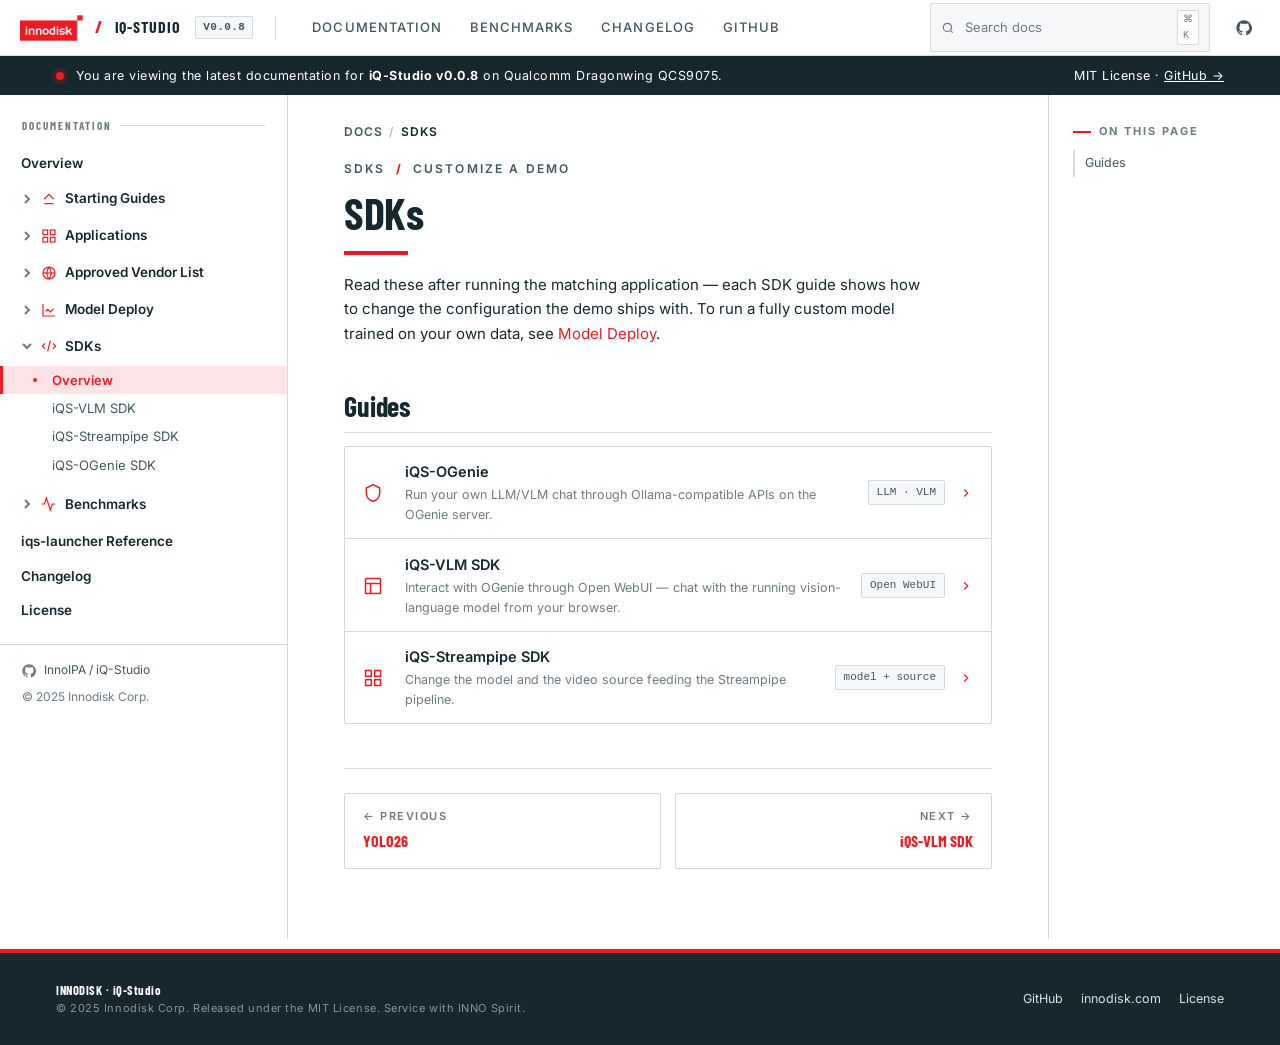
<file: site/sdks/index.html>
<!DOCTYPE html>
<html lang="en">
<head>
<meta charset="UTF-8">
<meta name="viewport" content="width=device-width, initial-scale=1.0">
<title>SDKs · iQ-Studio</title>
<meta name="description" content="SDK documentation for iQ-Studio: customize models, change video sources, and integrate Open WebUI / OGenie.">
<link rel="stylesheet" href="../assets/css/styles.css">
<link rel="icon" href="data:image/svg+xml,<svg xmlns='http://www.w3.org/2000/svg' viewBox='0 0 32 32'><rect width='32' height='32' rx='4' fill='%23EC1B23'/><path d='M9 9h3v14H9zm6 0h3v14h-3zm6 0h3v14h-3z' fill='white'/></svg>">
</head>
<body data-current="sdks/index">

<header class="topbar">
  <button id="sidebar-toggle" class="sidebar-toggle" aria-label="Toggle navigation" type="button">
    <svg width="18" height="18" viewBox="0 0 24 24" fill="none" stroke="currentColor" stroke-width="2"><path d="M3 6h18M3 12h18M3 18h18"/></svg>
  </button>
  <a href="../index.html" class="topbar__brand" aria-label="iQ-Studio home">
    <img src="../assets/img/logo-innodisk.png" alt="Innodisk" />
    <span class="slash">/</span>
    <span class="product">iQ-Studio</span>
    <span class="topbar__version">v0.0.8</span>
  </a>
  <span class="topbar__divider"></span>
  <nav class="topbar__nav" aria-label="Primary">
    <a href="../index.html">Documentation</a>
    <a href="../benchmarks/index.html">Benchmarks</a>
    <a href="../reference/changelog.html">Changelog</a>
    <a href="https://github.com/InnoIPA/iQ-Studio" target="_blank" rel="noopener">GitHub</a>
  </nav>
  <div class="topbar__spacer"></div>
  <label class="search" aria-label="Search documentation">
    <svg width="14" height="14" viewBox="0 0 24 24" fill="none" stroke="currentColor" stroke-width="2"><circle cx="11" cy="11" r="7"/><path d="m20 20-3.5-3.5"/></svg>
    <input type="text" placeholder="Search docs" disabled title="Search coming soon" />
    <span class="kbd">⌘ K</span>
  </label>
  <a class="icon-btn" href="https://github.com/InnoIPA/iQ-Studio" target="_blank" rel="noopener" title="GitHub repository" aria-label="GitHub">
    <svg width="16" height="16" viewBox="0 0 24 24" fill="currentColor"><path d="M12 .5C5.7.5.6 5.6.6 12c0 5 3.3 9.3 7.9 10.8.6.1.8-.3.8-.6v-2c-3.2.7-3.9-1.5-3.9-1.5-.5-1.3-1.3-1.7-1.3-1.7-1.1-.7.1-.7.1-.7 1.2.1 1.8 1.2 1.8 1.2 1.1 1.9 2.9 1.3 3.6 1 .1-.8.4-1.3.8-1.6-2.6-.3-5.3-1.3-5.3-5.7 0-1.3.5-2.3 1.2-3.1-.1-.3-.5-1.5.1-3.1 0 0 1-.3 3.2 1.2.9-.3 1.9-.4 2.9-.4s2 .1 2.9.4c2.2-1.5 3.2-1.2 3.2-1.2.6 1.6.2 2.8.1 3.1.7.8 1.2 1.8 1.2 3.1 0 4.4-2.7 5.4-5.3 5.7.4.4.8 1.1.8 2.2v3.3c0 .3.2.7.8.6 4.6-1.5 7.9-5.9 7.9-10.8C23.4 5.6 18.3.5 12 .5Z"/></svg>
  </a>
</header>

<div class="notice">
  <span class="dot"></span>
  <span>You are viewing the latest documentation for <strong>iQ-Studio v0.0.8</strong> on Qualcomm Dragonwing QCS9075.</span>
  <span style="margin-left:auto">MIT License · <a href="https://github.com/InnoIPA/iQ-Studio" target="_blank" rel="noopener">GitHub →</a></span>
</div>

<div class="layout">

<aside class="sidebar" id="sidebar">
    <div class="sidebar__title">Documentation</div>

    <a href="../index.html" class="nav-leaf" data-page="overview">Overview</a>

    <div class="nav-group" data-group>
      <button class="nav-group__toggle" type="button">
        <svg class="nav-group__chev" viewBox="0 0 12 12" fill="none" stroke="currentColor" stroke-width="2"><path d="m4 2 4 4-4 4"/></svg>
        <svg class="nav-group__icon" viewBox="0 0 24 24" fill="none" stroke="currentColor" stroke-width="1.8"><path d="M5 12 12 5l7 7"/><path d="M5 19h14"/></svg>
        <span>Starting Guides</span>
      </button>
      <ul class="nav-list">
        <li><a href="../starting-guides/index.html" data-page="starting-guides/index">Overview</a></li>
        <li><a href="../starting-guides/q911.html" data-page="starting-guides/q911">Q911 Quick Start</a></li>
        <li><a href="../starting-guides/flash-image.html" data-page="starting-guides/flash-image">Image Flashing</a></li>
        <li><a href="../starting-guides/ota.html" data-page="starting-guides/ota">Qualcomm OTA</a></li>
      </ul>
    </div>

    <div class="nav-group" data-group>
      <button class="nav-group__toggle" type="button">
        <svg class="nav-group__chev" viewBox="0 0 12 12" fill="none" stroke="currentColor" stroke-width="2"><path d="m4 2 4 4-4 4"/></svg>
        <svg class="nav-group__icon" viewBox="0 0 24 24" fill="none" stroke="currentColor" stroke-width="1.8"><rect x="3" y="3" width="7" height="7"/><rect x="14" y="3" width="7" height="7"/><rect x="3" y="14" width="7" height="7"/><rect x="14" y="14" width="7" height="7"/></svg>
        <span>Applications</span>
      </button>
      <ul class="nav-list">
        <li><a href="../applications/index.html" data-page="applications/index">Overview</a></li>
        <li><a href="../applications/iqs-vlm.html" data-page="applications/iqs-vlm">iQS-VLM</a></li>
        <li><a href="../applications/iqs-streampipe.html" data-page="applications/iqs-streampipe">iQS-Streampipe</a></li>
        <li><a href="../applications/iqs-yolov10n.html" data-page="applications/iqs-yolov10n">iQS-YOLOv10n</a></li>
      </ul>
    </div>

    <div class="nav-group" data-group>
      <button class="nav-group__toggle" type="button">
        <svg class="nav-group__chev" viewBox="0 0 12 12" fill="none" stroke="currentColor" stroke-width="2"><path d="m4 2 4 4-4 4"/></svg>
        <svg class="nav-group__icon" viewBox="0 0 24 24" fill="none" stroke="currentColor" stroke-width="1.8"><circle cx="12" cy="12" r="9"/><path d="M3 12h18"/><path d="M12 3a14 14 0 0 1 0 18"/><path d="M12 3a14 14 0 0 0 0 18"/></svg>
        <span>Approved Vendor List</span>
      </button>
      <ul class="nav-list">
        <li><a href="../avl/index.html" data-page="avl/index">Overview</a></li>
        <li><a href="../avl/gmsl-camera.html" data-page="avl/gmsl-camera">GMSL Cameras</a></li>
        <li><a href="../avl/mipi-camera.html" data-page="avl/mipi-camera">MIPI CSI-2 Cameras</a></li>
      </ul>
    </div>

    <div class="nav-group" data-group>
      <button class="nav-group__toggle" type="button">
        <svg class="nav-group__chev" viewBox="0 0 12 12" fill="none" stroke="currentColor" stroke-width="2"><path d="m4 2 4 4-4 4"/></svg>
        <svg class="nav-group__icon" viewBox="0 0 24 24" fill="none" stroke="currentColor" stroke-width="1.8"><path d="M3 3v18h18"/><path d="m7 14 3-3 4 4 5-5"/></svg>
        <span>Model Deploy</span>
      </button>
      <ul class="nav-list">
        <li><a href="../model-deploy/index.html" data-page="model-deploy/index">Overview</a></li>
        <li><a href="../model-deploy/yolo26.html" data-page="model-deploy/yolo26">YOLO26 (CV)</a></li>
      </ul>
    </div>

    <div class="nav-group" data-group>
      <button class="nav-group__toggle" type="button">
        <svg class="nav-group__chev" viewBox="0 0 12 12" fill="none" stroke="currentColor" stroke-width="2"><path d="m4 2 4 4-4 4"/></svg>
        <svg class="nav-group__icon" viewBox="0 0 24 24" fill="none" stroke="currentColor" stroke-width="1.8"><path d="m18 16 4-4-4-4"/><path d="m6 8-4 4 4 4"/><path d="m14 4-4 16"/></svg>
        <span>SDKs</span>
      </button>
      <ul class="nav-list">
        <li><a href="../sdks/index.html" data-page="sdks/index">Overview</a></li>
        <li><a href="../sdks/iqs-vlm.html" data-page="sdks/iqs-vlm">iQS-VLM SDK</a></li>
        <li><a href="../sdks/iqs-streampipe.html" data-page="sdks/iqs-streampipe">iQS-Streampipe SDK</a></li>
        <li><a href="../sdks/iqs-ogenie.html" data-page="sdks/iqs-ogenie">iQS-OGenie SDK</a></li>
      </ul>
    </div>

    <div class="nav-group" data-group>
      <button class="nav-group__toggle" type="button">
        <svg class="nav-group__chev" viewBox="0 0 12 12" fill="none" stroke="currentColor" stroke-width="2"><path d="m4 2 4 4-4 4"/></svg>
        <svg class="nav-group__icon" viewBox="0 0 24 24" fill="none" stroke="currentColor" stroke-width="1.8"><path d="M21 12h-4l-3 9-6-18-3 9H1"/></svg>
        <span>Benchmarks</span>
      </button>
      <ul class="nav-list">
        <li><a href="../benchmarks/index.html" data-page="benchmarks/index">Overview</a></li>
        <li><a href="../benchmarks/innoppe.html" data-page="benchmarks/innoppe">InnoPPE</a></li>
        <li><a href="../benchmarks/streampipe.html" data-page="benchmarks/streampipe">iQS-Streampipe</a></li>
        <li><a href="../benchmarks/perception-model.html" data-page="benchmarks/perception-model">Perception Model</a></li>
      </ul>
    </div>

    <a href="../reference/launcher.html" class="nav-leaf" data-page="reference/launcher">iqs-launcher Reference</a>
    <a href="../reference/changelog.html" class="nav-leaf" data-page="reference/changelog">Changelog</a>
    <a href="https://github.com/InnoIPA/iQ-Studio/blob/main/LICENSE" class="nav-leaf" target="_blank" rel="noopener">License</a>

    <div class="sidebar__foot">
      <div class="row">
        <svg width="14" height="14" viewBox="0 0 24 24" fill="currentColor"><path d="M12 .5C5.7.5.6 5.6.6 12c0 5 3.3 9.3 7.9 10.8.6.1.8-.3.8-.6v-2c-3.2.7-3.9-1.5-3.9-1.5-.5-1.3-1.3-1.7-1.3-1.7-1.1-.7.1-.7.1-.7 1.2.1 1.8 1.2 1.8 1.2 1.1 1.9 2.9 1.3 3.6 1 .1-.8.4-1.3.8-1.6-2.6-.3-5.3-1.3-5.3-5.7 0-1.3.5-2.3 1.2-3.1-.1-.3-.5-1.5.1-3.1 0 0 1-.3 3.2 1.2.9-.3 1.9-.4 2.9-.4s2 .1 2.9.4c2.2-1.5 3.2-1.2 3.2-1.2.6 1.6.2 2.8.1 3.1.7.8 1.2 1.8 1.2 3.1 0 4.4-2.7 5.4-5.3 5.7.4.4.8 1.1.8 2.2v3.3c0 .3.2.7.8.6 4.6-1.5 7.9-5.9 7.9-10.8C23.4 5.6 18.3.5 12 .5Z"/></svg>
        <a href="https://github.com/InnoIPA/iQ-Studio" target="_blank" rel="noopener">InnoIPA / iQ-Studio</a>
      </div>
      <div class="row">© 2025 Innodisk Corp.</div>
    </div>
  </aside>

  <main class="main">
    <nav class="crumbs">
      <a href="../index.html">Docs</a>
      <span class="sep">/</span>
      <span class="current">SDKs</span>
    </nav>

    <div class="page-title">
      <div class="page-title__eyebrow">SDKs <span class="slash">/</span> Customize a demo</div>
      <h1>SDKs</h1>
      <div class="page-title__rule"></div>
      <p class="page-title__lede">Read these after running the matching application — each SDK guide shows how to change the configuration the demo ships with. To run a fully custom model trained on your own data, see <a href="../model-deploy/index.html">Model Deploy</a>.</p>
    </div>

    <h2 id="guides" data-reveal>Guides</h2>

    <div class="applist">
      <a class="applist__row" href="iqs-ogenie.html" data-reveal data-reveal-delay="1">
        <svg width="20" height="20" viewBox="0 0 24 24" fill="none" stroke="currentColor" stroke-width="1.8"><path d="M12 2 4 6v6c0 4.5 3.2 8.7 8 10 4.8-1.3 8-5.5 8-10V6Z"/></svg>
        <div>
          <div class="applist__title">iQS-OGenie</div>
          <span class="applist__desc">Run your own LLM/VLM chat through Ollama-compatible APIs on the OGenie server.</span>
        </div>
        <span class="applist__tag">LLM · VLM</span>
        <svg class="applist__arrow" width="14" height="14" viewBox="0 0 24 24" fill="none" stroke="currentColor" stroke-width="2"><path d="m9 6 6 6-6 6"/></svg>
      </a>
      <a class="applist__row" href="iqs-vlm.html" data-reveal data-reveal-delay="2">
        <svg width="20" height="20" viewBox="0 0 24 24" fill="none" stroke="currentColor" stroke-width="1.8"><rect x="3" y="3" width="18" height="18" rx="1"/><path d="M3 9h18"/><path d="M9 21V9"/></svg>
        <div>
          <div class="applist__title">iQS-VLM SDK</div>
          <span class="applist__desc">Interact with OGenie through Open WebUI — chat with the running vision-language model from your browser.</span>
        </div>
        <span class="applist__tag">Open WebUI</span>
        <svg class="applist__arrow" width="14" height="14" viewBox="0 0 24 24" fill="none" stroke="currentColor" stroke-width="2"><path d="m9 6 6 6-6 6"/></svg>
      </a>
      <a class="applist__row" href="iqs-streampipe.html" data-reveal data-reveal-delay="3">
        <svg width="20" height="20" viewBox="0 0 24 24" fill="none" stroke="currentColor" stroke-width="1.8"><rect x="3" y="3" width="7" height="7"/><rect x="14" y="3" width="7" height="7"/><rect x="3" y="14" width="7" height="7"/><rect x="14" y="14" width="7" height="7"/></svg>
        <div>
          <div class="applist__title">iQS-Streampipe SDK</div>
          <span class="applist__desc">Change the model and the video source feeding the Streampipe pipeline.</span>
        </div>
        <span class="applist__tag">model + source</span>
        <svg class="applist__arrow" width="14" height="14" viewBox="0 0 24 24" fill="none" stroke="currentColor" stroke-width="2"><path d="m9 6 6 6-6 6"/></svg>
      </a>
    </div>

    <div class="pager">
      <a class="pager__prev" href="../model-deploy/yolo26.html">
        <span class="dir">← Previous</span>
        <span class="title">YOLO26</span>
      </a>
      <a class="pager__next" href="iqs-vlm.html">
        <span class="dir">Next →</span>
        <span class="title">iQS-VLM SDK</span>
      </a>
    </div>

  </main>

  <aside class="toc">
    <div class="toc__head">On this page</div>
    <ul id="toc-list"></ul>
  </aside>

</div>

<footer class="footer">
  <div>
    <strong style="color:white;font-family:var(--font-display);letter-spacing:0.04em">INNODISK · iQ-Studio</strong>
    <div class="footer__legal">© 2025 Innodisk Corp. Released under the MIT License. Service with INNO Spirit.</div>
  </div>
  <div class="footer__links">
    <a href="https://github.com/InnoIPA/iQ-Studio" target="_blank" rel="noopener">GitHub</a>
    <a href="https://www.innodisk.com" target="_blank" rel="noopener">innodisk.com</a>
    <a href="https://github.com/InnoIPA/iQ-Studio/blob/main/LICENSE" target="_blank" rel="noopener">License</a>
  </div>
</footer>

<script src="../assets/js/site.js" defer></script>
</body>
</html>
</file>
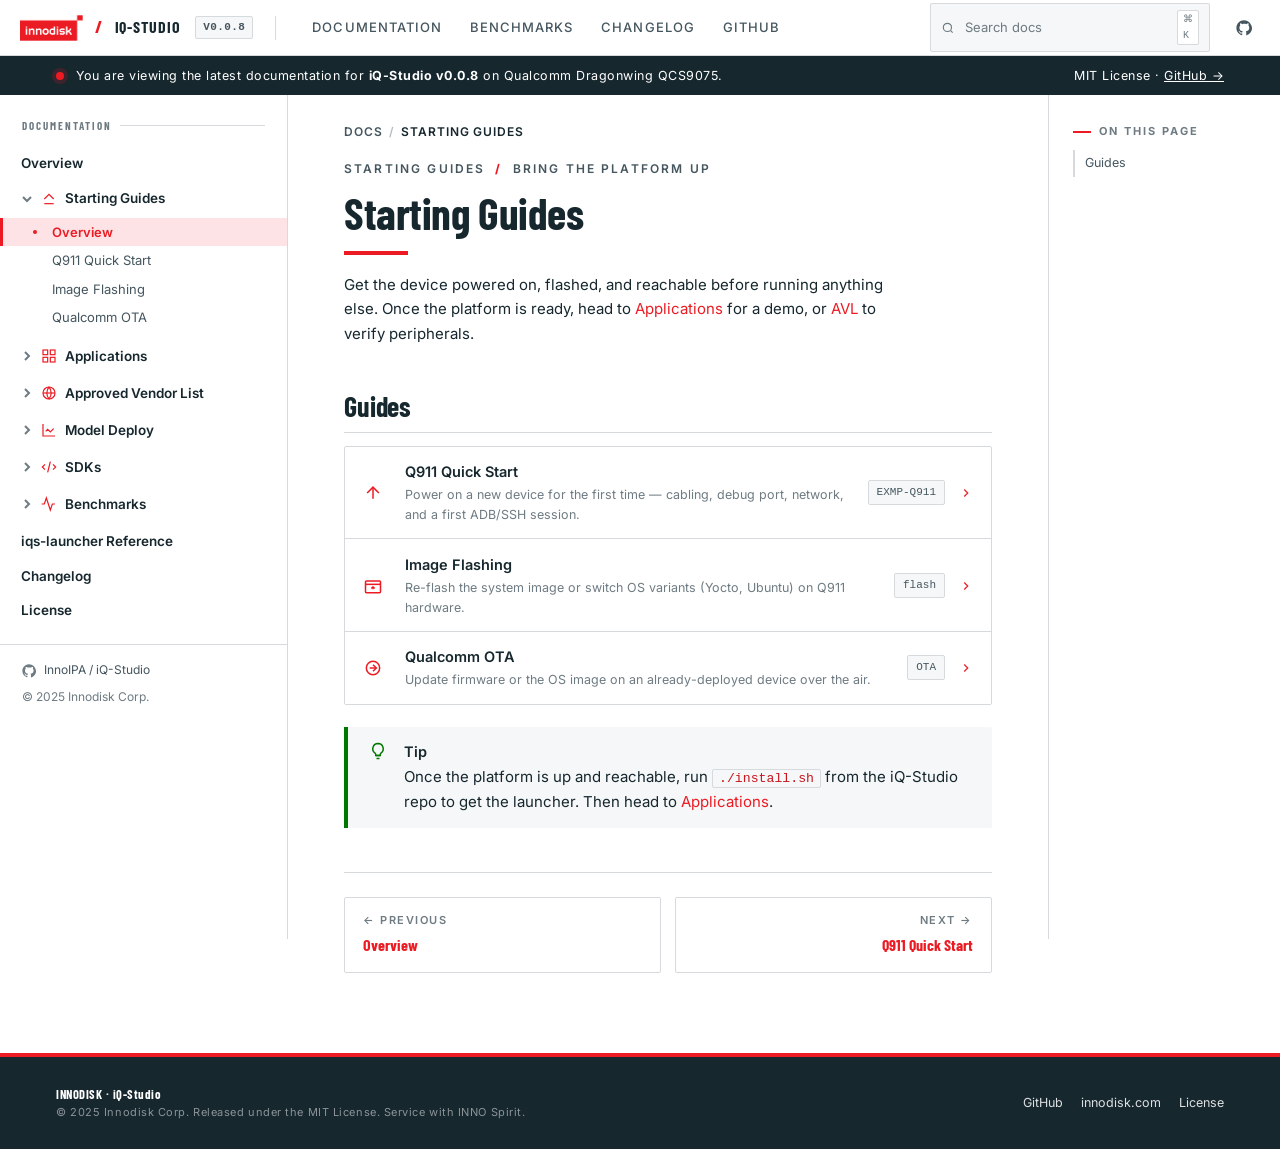
<file: site/starting-guides/index.html>
<!DOCTYPE html>
<html lang="en">
<head>
<meta charset="UTF-8">
<meta name="viewport" content="width=device-width, initial-scale=1.0">
<title>Starting Guides · iQ-Studio</title>
<meta name="description" content="Quick-start guides for hardware setup, image flashing, and OTA updates on the Innodisk Qualcomm Dragonwing platform.">
<link rel="stylesheet" href="../assets/css/styles.css">
<link rel="icon" href="data:image/svg+xml,<svg xmlns='http://www.w3.org/2000/svg' viewBox='0 0 32 32'><rect width='32' height='32' rx='4' fill='%23EC1B23'/><path d='M9 9h3v14H9zm6 0h3v14h-3zm6 0h3v14h-3z' fill='white'/></svg>">
</head>
<body data-current="starting-guides/index">

<header class="topbar">
  <button id="sidebar-toggle" class="sidebar-toggle" aria-label="Toggle navigation" type="button">
    <svg width="18" height="18" viewBox="0 0 24 24" fill="none" stroke="currentColor" stroke-width="2"><path d="M3 6h18M3 12h18M3 18h18"/></svg>
  </button>
  <a href="../index.html" class="topbar__brand" aria-label="iQ-Studio home">
    <img src="../assets/img/logo-innodisk.png" alt="Innodisk" />
    <span class="slash">/</span>
    <span class="product">iQ-Studio</span>
    <span class="topbar__version">v0.0.8</span>
  </a>
  <span class="topbar__divider"></span>
  <nav class="topbar__nav" aria-label="Primary">
    <a href="../index.html">Documentation</a>
    <a href="../benchmarks/index.html">Benchmarks</a>
    <a href="../reference/changelog.html">Changelog</a>
    <a href="https://github.com/InnoIPA/iQ-Studio" target="_blank" rel="noopener">GitHub</a>
  </nav>
  <div class="topbar__spacer"></div>
  <label class="search" aria-label="Search documentation">
    <svg width="14" height="14" viewBox="0 0 24 24" fill="none" stroke="currentColor" stroke-width="2"><circle cx="11" cy="11" r="7"/><path d="m20 20-3.5-3.5"/></svg>
    <input type="text" placeholder="Search docs" disabled title="Search coming soon" />
    <span class="kbd">⌘ K</span>
  </label>
  <a class="icon-btn" href="https://github.com/InnoIPA/iQ-Studio" target="_blank" rel="noopener" title="GitHub repository" aria-label="GitHub">
    <svg width="16" height="16" viewBox="0 0 24 24" fill="currentColor"><path d="M12 .5C5.7.5.6 5.6.6 12c0 5 3.3 9.3 7.9 10.8.6.1.8-.3.8-.6v-2c-3.2.7-3.9-1.5-3.9-1.5-.5-1.3-1.3-1.7-1.3-1.7-1.1-.7.1-.7.1-.7 1.2.1 1.8 1.2 1.8 1.2 1.1 1.9 2.9 1.3 3.6 1 .1-.8.4-1.3.8-1.6-2.6-.3-5.3-1.3-5.3-5.7 0-1.3.5-2.3 1.2-3.1-.1-.3-.5-1.5.1-3.1 0 0 1-.3 3.2 1.2.9-.3 1.9-.4 2.9-.4s2 .1 2.9.4c2.2-1.5 3.2-1.2 3.2-1.2.6 1.6.2 2.8.1 3.1.7.8 1.2 1.8 1.2 3.1 0 4.4-2.7 5.4-5.3 5.7.4.4.8 1.1.8 2.2v3.3c0 .3.2.7.8.6 4.6-1.5 7.9-5.9 7.9-10.8C23.4 5.6 18.3.5 12 .5Z"/></svg>
  </a>
</header>

<div class="notice">
  <span class="dot"></span>
  <span>You are viewing the latest documentation for <strong>iQ-Studio v0.0.8</strong> on Qualcomm Dragonwing QCS9075.</span>
  <span style="margin-left:auto">MIT License · <a href="https://github.com/InnoIPA/iQ-Studio" target="_blank" rel="noopener">GitHub →</a></span>
</div>

<div class="layout">

<aside class="sidebar" id="sidebar">
    <div class="sidebar__title">Documentation</div>

    <a href="../index.html" class="nav-leaf" data-page="overview">Overview</a>

    <div class="nav-group" data-group>
      <button class="nav-group__toggle" type="button">
        <svg class="nav-group__chev" viewBox="0 0 12 12" fill="none" stroke="currentColor" stroke-width="2"><path d="m4 2 4 4-4 4"/></svg>
        <svg class="nav-group__icon" viewBox="0 0 24 24" fill="none" stroke="currentColor" stroke-width="1.8"><path d="M5 12 12 5l7 7"/><path d="M5 19h14"/></svg>
        <span>Starting Guides</span>
      </button>
      <ul class="nav-list">
        <li><a href="../starting-guides/index.html" data-page="starting-guides/index">Overview</a></li>
        <li><a href="../starting-guides/q911.html" data-page="starting-guides/q911">Q911 Quick Start</a></li>
        <li><a href="../starting-guides/flash-image.html" data-page="starting-guides/flash-image">Image Flashing</a></li>
        <li><a href="../starting-guides/ota.html" data-page="starting-guides/ota">Qualcomm OTA</a></li>
      </ul>
    </div>

    <div class="nav-group" data-group>
      <button class="nav-group__toggle" type="button">
        <svg class="nav-group__chev" viewBox="0 0 12 12" fill="none" stroke="currentColor" stroke-width="2"><path d="m4 2 4 4-4 4"/></svg>
        <svg class="nav-group__icon" viewBox="0 0 24 24" fill="none" stroke="currentColor" stroke-width="1.8"><rect x="3" y="3" width="7" height="7"/><rect x="14" y="3" width="7" height="7"/><rect x="3" y="14" width="7" height="7"/><rect x="14" y="14" width="7" height="7"/></svg>
        <span>Applications</span>
      </button>
      <ul class="nav-list">
        <li><a href="../applications/index.html" data-page="applications/index">Overview</a></li>
        <li><a href="../applications/iqs-vlm.html" data-page="applications/iqs-vlm">iQS-VLM</a></li>
        <li><a href="../applications/iqs-streampipe.html" data-page="applications/iqs-streampipe">iQS-Streampipe</a></li>
        <li><a href="../applications/iqs-yolov10n.html" data-page="applications/iqs-yolov10n">iQS-YOLOv10n</a></li>
      </ul>
    </div>

    <div class="nav-group" data-group>
      <button class="nav-group__toggle" type="button">
        <svg class="nav-group__chev" viewBox="0 0 12 12" fill="none" stroke="currentColor" stroke-width="2"><path d="m4 2 4 4-4 4"/></svg>
        <svg class="nav-group__icon" viewBox="0 0 24 24" fill="none" stroke="currentColor" stroke-width="1.8"><circle cx="12" cy="12" r="9"/><path d="M3 12h18"/><path d="M12 3a14 14 0 0 1 0 18"/><path d="M12 3a14 14 0 0 0 0 18"/></svg>
        <span>Approved Vendor List</span>
      </button>
      <ul class="nav-list">
        <li><a href="../avl/index.html" data-page="avl/index">Overview</a></li>
        <li><a href="../avl/gmsl-camera.html" data-page="avl/gmsl-camera">GMSL Cameras</a></li>
        <li><a href="../avl/mipi-camera.html" data-page="avl/mipi-camera">MIPI CSI-2 Cameras</a></li>
      </ul>
    </div>

    <div class="nav-group" data-group>
      <button class="nav-group__toggle" type="button">
        <svg class="nav-group__chev" viewBox="0 0 12 12" fill="none" stroke="currentColor" stroke-width="2"><path d="m4 2 4 4-4 4"/></svg>
        <svg class="nav-group__icon" viewBox="0 0 24 24" fill="none" stroke="currentColor" stroke-width="1.8"><path d="M3 3v18h18"/><path d="m7 14 3-3 4 4 5-5"/></svg>
        <span>Model Deploy</span>
      </button>
      <ul class="nav-list">
        <li><a href="../model-deploy/index.html" data-page="model-deploy/index">Overview</a></li>
        <li><a href="../model-deploy/yolo26.html" data-page="model-deploy/yolo26">YOLO26 (CV)</a></li>
      </ul>
    </div>

    <div class="nav-group" data-group>
      <button class="nav-group__toggle" type="button">
        <svg class="nav-group__chev" viewBox="0 0 12 12" fill="none" stroke="currentColor" stroke-width="2"><path d="m4 2 4 4-4 4"/></svg>
        <svg class="nav-group__icon" viewBox="0 0 24 24" fill="none" stroke="currentColor" stroke-width="1.8"><path d="m18 16 4-4-4-4"/><path d="m6 8-4 4 4 4"/><path d="m14 4-4 16"/></svg>
        <span>SDKs</span>
      </button>
      <ul class="nav-list">
        <li><a href="../sdks/index.html" data-page="sdks/index">Overview</a></li>
        <li><a href="../sdks/iqs-vlm.html" data-page="sdks/iqs-vlm">iQS-VLM SDK</a></li>
        <li><a href="../sdks/iqs-streampipe.html" data-page="sdks/iqs-streampipe">iQS-Streampipe SDK</a></li>
        <li><a href="../sdks/iqs-ogenie.html" data-page="sdks/iqs-ogenie">iQS-OGenie SDK</a></li>
      </ul>
    </div>

    <div class="nav-group" data-group>
      <button class="nav-group__toggle" type="button">
        <svg class="nav-group__chev" viewBox="0 0 12 12" fill="none" stroke="currentColor" stroke-width="2"><path d="m4 2 4 4-4 4"/></svg>
        <svg class="nav-group__icon" viewBox="0 0 24 24" fill="none" stroke="currentColor" stroke-width="1.8"><path d="M21 12h-4l-3 9-6-18-3 9H1"/></svg>
        <span>Benchmarks</span>
      </button>
      <ul class="nav-list">
        <li><a href="../benchmarks/index.html" data-page="benchmarks/index">Overview</a></li>
        <li><a href="../benchmarks/innoppe.html" data-page="benchmarks/innoppe">InnoPPE</a></li>
        <li><a href="../benchmarks/streampipe.html" data-page="benchmarks/streampipe">iQS-Streampipe</a></li>
        <li><a href="../benchmarks/perception-model.html" data-page="benchmarks/perception-model">Perception Model</a></li>
      </ul>
    </div>

    <a href="../reference/launcher.html" class="nav-leaf" data-page="reference/launcher">iqs-launcher Reference</a>
    <a href="../reference/changelog.html" class="nav-leaf" data-page="reference/changelog">Changelog</a>
    <a href="https://github.com/InnoIPA/iQ-Studio/blob/main/LICENSE" class="nav-leaf" target="_blank" rel="noopener">License</a>

    <div class="sidebar__foot">
      <div class="row">
        <svg width="14" height="14" viewBox="0 0 24 24" fill="currentColor"><path d="M12 .5C5.7.5.6 5.6.6 12c0 5 3.3 9.3 7.9 10.8.6.1.8-.3.8-.6v-2c-3.2.7-3.9-1.5-3.9-1.5-.5-1.3-1.3-1.7-1.3-1.7-1.1-.7.1-.7.1-.7 1.2.1 1.8 1.2 1.8 1.2 1.1 1.9 2.9 1.3 3.6 1 .1-.8.4-1.3.8-1.6-2.6-.3-5.3-1.3-5.3-5.7 0-1.3.5-2.3 1.2-3.1-.1-.3-.5-1.5.1-3.1 0 0 1-.3 3.2 1.2.9-.3 1.9-.4 2.9-.4s2 .1 2.9.4c2.2-1.5 3.2-1.2 3.2-1.2.6 1.6.2 2.8.1 3.1.7.8 1.2 1.8 1.2 3.1 0 4.4-2.7 5.4-5.3 5.7.4.4.8 1.1.8 2.2v3.3c0 .3.2.7.8.6 4.6-1.5 7.9-5.9 7.9-10.8C23.4 5.6 18.3.5 12 .5Z"/></svg>
        <a href="https://github.com/InnoIPA/iQ-Studio" target="_blank" rel="noopener">InnoIPA / iQ-Studio</a>
      </div>
      <div class="row">© 2025 Innodisk Corp.</div>
    </div>
  </aside>

  <main class="main">
    <nav class="crumbs">
      <a href="../index.html">Docs</a>
      <span class="sep">/</span>
      <span class="current">Starting Guides</span>
    </nav>

    <div class="page-title">
      <div class="page-title__eyebrow">Starting Guides <span class="slash">/</span> Bring the platform up</div>
      <h1>Starting Guides</h1>
      <div class="page-title__rule"></div>
      <p class="page-title__lede">Get the device powered on, flashed, and reachable before running anything else. Once the platform is ready, head to <a href="../applications/index.html">Applications</a> for a demo, or <a href="../avl/index.html">AVL</a> to verify peripherals.</p>
    </div>

    <h2 id="guides" data-reveal>Guides</h2>

    <div class="applist">
      <a class="applist__row" href="q911.html" data-reveal data-reveal-delay="1">
        <svg width="20" height="20" viewBox="0 0 24 24" fill="none" stroke="currentColor" stroke-width="1.8"><path d="M5 12 12 5l7 7"/><path d="M12 19V5"/></svg>
        <div>
          <div class="applist__title">Q911 Quick Start</div>
          <span class="applist__desc">Power on a new device for the first time — cabling, debug port, network, and a first ADB/SSH session.</span>
        </div>
        <span class="applist__tag">EXMP-Q911</span>
        <svg class="applist__arrow" width="14" height="14" viewBox="0 0 24 24" fill="none" stroke="currentColor" stroke-width="2"><path d="m9 6 6 6-6 6"/></svg>
      </a>
      <a class="applist__row" href="flash-image.html" data-reveal data-reveal-delay="2">
        <svg width="20" height="20" viewBox="0 0 24 24" fill="none" stroke="currentColor" stroke-width="1.8"><rect x="3" y="6" width="18" height="14" rx="1"/><path d="M3 10h18"/><path d="M12 16v-3"/><path d="M12 13l-2 2"/><path d="M12 13l2 2"/></svg>
        <div>
          <div class="applist__title">Image Flashing</div>
          <span class="applist__desc">Re-flash the system image or switch OS variants (Yocto, Ubuntu) on Q911 hardware.</span>
        </div>
        <span class="applist__tag">flash</span>
        <svg class="applist__arrow" width="14" height="14" viewBox="0 0 24 24" fill="none" stroke="currentColor" stroke-width="2"><path d="m9 6 6 6-6 6"/></svg>
      </a>
      <a class="applist__row" href="ota.html" data-reveal data-reveal-delay="3">
        <svg width="20" height="20" viewBox="0 0 24 24" fill="none" stroke="currentColor" stroke-width="1.8"><path d="M4 12a8 8 0 1 1 16 0 8 8 0 0 1-16 0Z"/><path d="m12 8 4 4-4 4"/><path d="M8 12h8"/></svg>
        <div>
          <div class="applist__title">Qualcomm OTA</div>
          <span class="applist__desc">Update firmware or the OS image on an already-deployed device over the air.</span>
        </div>
        <span class="applist__tag">OTA</span>
        <svg class="applist__arrow" width="14" height="14" viewBox="0 0 24 24" fill="none" stroke="currentColor" stroke-width="2"><path d="m9 6 6 6-6 6"/></svg>
      </a>
    </div>

    <div class="callout callout--tip" data-reveal>
      <div class="callout__icon">
        <svg width="18" height="18" viewBox="0 0 24 24" fill="none" stroke="currentColor" stroke-width="2"><path d="M9 18h6"/><path d="M10 22h4"/><path d="M12 2a7 7 0 0 0-4 12.7c.6.5 1 1.3 1 2.1V18h6v-1.2c0-.8.4-1.6 1-2.1A7 7 0 0 0 12 2Z"/></svg>
      </div>
      <div class="callout__body">
        <strong>Tip</strong>
        <p>Once the platform is up and reachable, run <code>./install.sh</code> from the iQ-Studio repo to get the launcher. Then head to <a href="../applications/index.html">Applications</a>.</p>
      </div>
    </div>

    <div class="pager">
      <a class="pager__prev" href="../index.html">
        <span class="dir">← Previous</span>
        <span class="title">Overview</span>
      </a>
      <a class="pager__next" href="q911.html">
        <span class="dir">Next →</span>
        <span class="title">Q911 Quick Start</span>
      </a>
    </div>

  </main>

  <aside class="toc">
    <div class="toc__head">On this page</div>
    <ul id="toc-list"></ul>
  </aside>

</div>

<footer class="footer">
  <div>
    <strong style="color:white;font-family:var(--font-display);letter-spacing:0.04em">INNODISK · iQ-Studio</strong>
    <div class="footer__legal">© 2025 Innodisk Corp. Released under the MIT License. Service with INNO Spirit.</div>
  </div>
  <div class="footer__links">
    <a href="https://github.com/InnoIPA/iQ-Studio" target="_blank" rel="noopener">GitHub</a>
    <a href="https://www.innodisk.com" target="_blank" rel="noopener">innodisk.com</a>
    <a href="https://github.com/InnoIPA/iQ-Studio/blob/main/LICENSE" target="_blank" rel="noopener">License</a>
  </div>
</footer>

<script src="../assets/js/site.js" defer></script>
</body>
</html>
</file>
<file: site/assets/css/styles.css>
/* iQ-Studio GitHub Pages — adapted from github_page_style/styles.css
   Changes from the prototype:
   - .page SPA toggle removed (real multi-page routing now)
   - tweaks-panel CSS removed (panel dropped from production)
   - bg-isometric-dark.png reference removed (asset not shipped)
   - mobile sidebar toggle (.sidebar-toggle, .sidebar.is-open) added
*/

@import url("./colors_and_type.css");

* { box-sizing: border-box; }

html, body {
  margin: 0;
  padding: 0;
  background: var(--bg);
  color: var(--fg-1);
  font-family: var(--font-body);
  font-size: 15px;
  line-height: 1.55;
  -webkit-font-smoothing: antialiased;
  text-rendering: optimizeLegibility;
}

a { color: var(--innodisk-red); text-decoration: none; }
a:hover { color: var(--innodisk-red-deep); text-decoration: underline; }

/* ============================================
   TOP BAR
   ============================================ */
.topbar {
  position: sticky;
  top: 0;
  z-index: 60;
  background: var(--innodisk-white);
  border-bottom: 1px solid var(--border);
  height: 56px;
  display: flex;
  align-items: center;
  padding: 0 20px;
  gap: 18px;
}
.topbar__brand {
  display: flex;
  align-items: center;
  gap: 10px;
  font-family: var(--font-display);
  font-weight: 700;
  letter-spacing: 0.02em;
  font-size: 16px;
  color: var(--fg-1);
  text-transform: uppercase;
  white-space: nowrap;
}
.topbar__brand img { height: 26px; width: auto; display: block; }
.topbar__brand .slash { color: var(--innodisk-red); font-weight: 800; margin: 0 2px; }
.topbar__brand .product { letter-spacing: 0.06em; }
.topbar__version {
  font-family: var(--font-mono);
  font-size: 11px;
  font-weight: 600;
  padding: 2px 7px;
  border: 1px solid var(--border);
  background: var(--innodisk-paper);
  color: var(--fg-2);
  border-radius: 2px;
  letter-spacing: 0.04em;
  margin-left: 4px;
}
.topbar__divider { width: 1px; height: 24px; background: var(--border); margin: 0 4px; }
.topbar__nav { display: flex; gap: 0; }
.topbar__nav a {
  font-size: 13px;
  font-weight: 500;
  color: var(--fg-2);
  padding: 8px 14px;
  border-bottom: 2px solid transparent;
  margin-bottom: -1px;
  text-transform: uppercase;
  letter-spacing: 0.08em;
  transition: color 140ms var(--ease-out), border-color 140ms var(--ease-out);
}
.topbar__nav a:hover { color: var(--fg-1); text-decoration: none; }
.topbar__nav a.is-active {
  color: var(--innodisk-red);
  border-bottom-color: var(--innodisk-red);
}
.topbar__spacer { flex: 1; }
.search {
  display: flex;
  align-items: center;
  gap: 8px;
  border: 1px solid var(--border);
  background: var(--innodisk-paper);
  padding: 6px 10px;
  width: 280px;
  border-radius: 2px;
  transition: border-color 140ms;
}
.search:focus-within { border-color: var(--innodisk-red); background: var(--innodisk-white); }
.search input {
  border: 0; outline: 0; background: transparent; flex: 1;
  font: inherit; font-size: 13px; color: var(--fg-1);
}
.search input::placeholder { color: var(--fg-3); }
.search .kbd {
  font-family: var(--font-mono);
  font-size: 10px;
  padding: 1px 5px;
  border: 1px solid var(--border);
  background: var(--innodisk-white);
  color: var(--fg-3);
  border-radius: 2px;
}
.search svg { color: var(--fg-3); flex-shrink: 0; }
.icon-btn {
  display: inline-flex; align-items: center; justify-content: center;
  width: 32px; height: 32px;
  border: 1px solid transparent;
  background: transparent; color: var(--fg-2);
  cursor: pointer; border-radius: 2px;
}
.icon-btn:hover { background: var(--innodisk-paper); color: var(--fg-1); }

/* Mobile sidebar toggle — added for multi-page site (not in prototype) */
.sidebar-toggle {
  display: none;
  width: 36px; height: 36px;
  border: 1px solid var(--border);
  background: var(--innodisk-white);
  color: var(--fg-1);
  cursor: pointer;
  border-radius: 2px;
  align-items: center;
  justify-content: center;
}
.sidebar-toggle:hover { background: var(--innodisk-paper); }

/* ============================================
   LAYOUT — three columns, sticky sidebars
   ============================================ */
.layout {
  display: grid;
  grid-template-columns: var(--sidebar-w, 288px) minmax(0, 1fr) 232px;
  align-items: start;
}
@media (max-width: 1180px) {
  .layout { grid-template-columns: var(--sidebar-w, 288px) minmax(0, 1fr); }
  .toc { display: none; }
}
@media (max-width: 820px) {
  .layout { grid-template-columns: 1fr; }
  .sidebar {
    position: fixed;
    inset: 56px 0 0 0;
    height: calc(100vh - 56px);
    width: 320px;
    max-width: 86vw;
    z-index: 55;
    transform: translateX(-100%);
    transition: transform 220ms var(--ease-out);
    box-shadow: 0 16px 32px rgba(22,39,46,0.18);
  }
  .sidebar.is-open { transform: translateX(0); }
  .sidebar-toggle { display: inline-flex; }
  .topbar__nav { display: none; }
  .search { width: 140px; }
  .search .kbd { display: none; }
  .hero { margin: -28px -20px 28px; padding: 36px 20px 28px; }
  .hero h1 { font-size: 38px; }
  .main { padding: 24px 20px 60px; }
  .footer { flex-direction: column; align-items: flex-start; padding: 22px 20px; }
}

/* Backdrop when mobile sidebar open */
.sidebar-backdrop {
  display: none;
  position: fixed; inset: 56px 0 0 0;
  background: rgba(22,39,46,0.4);
  z-index: 50;
}
.sidebar-backdrop.is-visible { display: block; }

/* ============================================
   LEFT SIDEBAR
   ============================================ */
.sidebar {
  position: sticky;
  top: 56px;
  height: calc(100vh - 56px);
  overflow-y: auto;
  border-right: 1px solid var(--border);
  background: var(--innodisk-white);
  padding: 18px 0 32px;
  font-size: 13.5px;
}
.sidebar__title {
  padding: 4px 22px 12px;
  font-family: var(--font-display);
  font-weight: 700;
  font-size: 11px;
  letter-spacing: 0.18em;
  text-transform: uppercase;
  color: var(--fg-3);
  display: flex; align-items: center; gap: 8px;
}
.sidebar__title::after {
  content: ""; flex: 1; height: 1px; background: var(--border);
}

.nav-group { margin-bottom: 2px; }
.nav-group__toggle {
  display: flex; align-items: center;
  width: 100%;
  padding: 7px 22px 7px 18px;
  background: none; border: 0;
  text-align: left;
  font: inherit; font-weight: 600; font-size: 13.5px;
  color: var(--fg-1);
  cursor: pointer;
  border-left: 3px solid transparent;
  gap: 8px;
}
.nav-group__toggle:hover { background: var(--innodisk-paper); }
.nav-group__chev {
  width: 12px; height: 12px;
  transition: transform 160ms var(--ease-out);
  color: var(--fg-3);
  flex-shrink: 0;
}
.nav-group.is-open .nav-group__chev { transform: rotate(90deg); }
.nav-group__icon {
  width: 16px; height: 16px;
  color: var(--innodisk-red);
  flex-shrink: 0;
}

.nav-list { list-style: none; margin: 0; padding: 2px 0 6px; display: none; }
.nav-group.is-open .nav-list { display: block; }
.nav-list a {
  display: block;
  padding: 5px 22px 5px 49px;
  color: var(--fg-2);
  font-size: 13px;
  border-left: 3px solid transparent;
  margin-left: 0;
  position: relative;
  line-height: 1.4;
}
.nav-list a:hover { color: var(--fg-1); background: var(--innodisk-paper); text-decoration: none; }
.nav-list a.is-active {
  color: var(--innodisk-red);
  background: var(--innodisk-red-tint);
  border-left-color: var(--innodisk-red);
  font-weight: 600;
}
.nav-list a.is-active::before {
  content: ""; position: absolute; left: 30px; top: 50%;
  width: 4px; height: 4px; border-radius: 50%;
  background: var(--innodisk-red); transform: translateY(-50%);
}

.nav-leaf {
  display: block;
  padding: 7px 22px 7px 18px;
  color: var(--fg-1);
  font-weight: 600;
  font-size: 13.5px;
  border-left: 3px solid transparent;
}
.nav-leaf:hover { background: var(--innodisk-paper); text-decoration: none; }
.nav-leaf.is-active {
  color: var(--innodisk-red);
  background: var(--innodisk-red-tint);
  border-left-color: var(--innodisk-red);
}

.sidebar__foot {
  padding: 16px 22px;
  margin-top: 16px;
  border-top: 1px solid var(--border);
  font-size: 12px;
  color: var(--fg-3);
  display: flex; flex-direction: column; gap: 8px;
}
.sidebar__foot a { color: var(--fg-2); }
.sidebar__foot .row { display: flex; align-items: center; gap: 8px; }

/* ============================================
   MAIN CONTENT
   ============================================ */
.main {
  padding: 28px 56px 80px;
  max-width: 920px;
  min-width: 0;
}
.main--wide { max-width: none; }

/* Breadcrumb */
.crumbs {
  display: flex; align-items: center; gap: 6px;
  font-size: 12px;
  color: var(--fg-3);
  text-transform: uppercase;
  letter-spacing: 0.08em;
  font-weight: 600;
  margin-bottom: 18px;
  flex-wrap: wrap;
}
.crumbs a { color: var(--fg-2); }
.crumbs a:hover { color: var(--innodisk-red); text-decoration: none; }
.crumbs .sep { color: var(--border-strong); }
.crumbs .current { color: var(--fg-1); }

/* Page title block */
.page-title { margin-bottom: 28px; }
.page-title__eyebrow {
  font-size: 12px;
  font-weight: 600;
  letter-spacing: 0.18em;
  text-transform: uppercase;
  color: var(--fg-2);
  margin-bottom: 10px;
  display: flex; align-items: center; gap: 10px;
}
.page-title__eyebrow .slash { color: var(--innodisk-red); font-weight: 800; }
.page-title h1 {
  font-family: var(--font-display);
  font-weight: 700;
  font-size: 44px;
  line-height: 1.1;
  letter-spacing: -0.01em;
  color: var(--fg-1);
  margin: 0 0 14px;
}
.page-title__rule {
  width: 64px; height: 4px;
  background: var(--innodisk-red);
  margin-bottom: 18px;
}
.page-title__lede {
  font-size: 17px;
  line-height: 1.55;
  color: var(--fg-2);
  max-width: 64ch;
}

/* Section headings inside content */
.main h2 {
  font-family: var(--font-display);
  font-weight: 700;
  font-size: 28px;
  letter-spacing: -0.005em;
  color: var(--fg-1);
  margin: 44px 0 14px;
  padding-bottom: 8px;
  border-bottom: 1px solid var(--border);
  scroll-margin-top: 80px;
}
.main h3 {
  font-family: var(--font-body);
  font-weight: 700;
  font-size: 18px;
  color: var(--fg-1);
  margin: 28px 0 10px;
  scroll-margin-top: 80px;
}
.main h4 {
  font-family: var(--font-body);
  font-weight: 600;
  font-size: 15px;
  color: var(--fg-1);
  margin: 20px 0 6px;
  text-transform: uppercase;
  letter-spacing: 0.06em;
}
.main p {
  margin: 0 0 14px;
  color: var(--fg-1);
  font-size: 15px;
  line-height: 1.62;
  text-wrap: pretty;
}
.main ul, .main ol {
  margin: 0 0 14px;
  padding-left: 22px;
  font-size: 15px;
  line-height: 1.62;
}
.main li { margin-bottom: 4px; }
.main li::marker { color: var(--innodisk-red); }
.main strong { color: var(--fg-1); font-weight: 600; }
.main img { max-width: 100%; height: auto; }

/* Inline code */
.main :not(pre) > code {
  font-family: var(--font-mono);
  font-size: 0.88em;
  background: var(--innodisk-paper);
  border: 1px solid var(--border);
  color: var(--innodisk-red-deep);
  padding: 1px 6px;
  border-radius: 2px;
}

/* Code blocks */
.codeblock {
  position: relative;
  margin: 14px 0 18px;
  border: 1px solid var(--border);
  background: var(--innodisk-ink);
  border-radius: 2px;
  overflow: hidden;
}
.codeblock__head {
  display: flex; align-items: center; justify-content: space-between;
  padding: 7px 14px;
  background: #0F1F26;
  color: #9AABB3;
  font-family: var(--font-mono);
  font-size: 11px;
  letter-spacing: 0.06em;
  text-transform: uppercase;
  border-bottom: 1px solid #213942;
}
.codeblock__copy {
  background: transparent;
  border: 1px solid #2E4855;
  color: #C4D0D5;
  font-family: var(--font-mono);
  font-size: 11px;
  padding: 2px 8px;
  cursor: pointer;
  border-radius: 2px;
  letter-spacing: 0.04em;
}
.codeblock__copy:hover { border-color: var(--innodisk-red); color: white; }
.codeblock pre {
  margin: 0;
  padding: 14px 16px;
  overflow-x: auto;
  font-family: var(--font-mono);
  font-size: 13px;
  line-height: 1.55;
  color: #E6EBED;
}
.codeblock pre code { background: transparent; border: 0; color: inherit; padding: 0; font-size: inherit; }

/* Tables */
.main table {
  width: 100%;
  border-collapse: collapse;
  margin: 14px 0 22px;
  font-size: 14px;
  border: 1px solid var(--border);
}
.main thead th {
  text-align: left;
  background: var(--innodisk-paper);
  font-family: var(--font-body);
  font-weight: 600;
  font-size: 12px;
  text-transform: uppercase;
  letter-spacing: 0.08em;
  color: var(--fg-2);
  padding: 10px 14px;
  border-bottom: 2px solid var(--innodisk-red);
}
.main tbody td {
  padding: 11px 14px;
  border-bottom: 1px solid var(--border);
  vertical-align: top;
}
.main tbody tr:last-child td { border-bottom: 0; }
.main tbody tr:hover td { background: var(--innodisk-paper); }

/* Callouts — note / warning / tip / caution */
.callout {
  display: grid;
  grid-template-columns: 28px 1fr;
  gap: 12px;
  border-left: 4px solid var(--innodisk-red);
  background: var(--innodisk-paper);
  padding: 14px 16px;
  margin: 16px 0 20px;
  font-size: 14.5px;
  line-height: 1.55;
  border-radius: 0 2px 2px 0;
}
.callout__icon {
  display: flex; align-items: flex-start; justify-content: center;
  color: var(--innodisk-red);
  padding-top: 1px;
}
.callout__body strong { display: block; margin-bottom: 2px; }
.callout__body p:last-child { margin-bottom: 0; }
.callout__body > :first-child { margin-top: 0; }
.callout--note { border-left-color: var(--accent-sky); }
.callout--note .callout__icon { color: var(--accent-sky); }
.callout--warn, .callout--warning { border-left-color: var(--accent-orange); }
.callout--warn .callout__icon, .callout--warning .callout__icon { color: var(--accent-orange); }
.callout--tip { border-left-color: var(--accent-green); }
.callout--tip .callout__icon { color: var(--accent-green); }
.callout--caution, .callout--important { border-left-color: var(--innodisk-red); }
.callout--caution .callout__icon, .callout--important .callout__icon { color: var(--innodisk-red); }

/* Card grids (overview / category landings) */
.cards {
  display: grid;
  grid-template-columns: repeat(auto-fit, minmax(240px, 1fr));
  gap: 14px;
  margin: 18px 0 22px;
}
.card {
  display: flex;
  flex-direction: column;
  gap: 8px;
  padding: 18px 18px 16px;
  border: 1px solid var(--border);
  background: var(--innodisk-white);
  transition: border-color 160ms, transform 160ms;
  cursor: pointer;
  border-radius: 2px;
  text-align: left;
  text-decoration: none;
  color: var(--fg-1);
}
.card:hover { border-color: var(--innodisk-red); text-decoration: none; }
.card__icon { width: 26px; height: 26px; color: var(--innodisk-red); margin-bottom: 4px; }
.card__title {
  font-family: var(--font-display);
  font-weight: 700;
  font-size: 18px;
  color: var(--fg-1);
}
.card__desc { font-size: 13.5px; line-height: 1.5; color: var(--fg-2); }
.card__more {
  margin-top: auto;
  padding-top: 8px;
  font-size: 12px;
  font-weight: 600;
  letter-spacing: 0.08em;
  text-transform: uppercase;
  color: var(--innodisk-red);
  display: flex; align-items: center; gap: 6px;
}

/* Hero (overview only) */
.hero {
  position: relative;
  margin: -28px -56px 36px;
  padding: 52px 56px 44px;
  background: var(--innodisk-ink);
  color: var(--innodisk-white);
  overflow: hidden;
  border-bottom: 4px solid var(--innodisk-red);
}
/* Subtle diagonal-stripe SVG pattern in place of the missing isometric image */
.hero::before {
  content: "";
  position: absolute; inset: 0;
  background-image:
    repeating-linear-gradient(135deg,
      rgba(255,255,255,0.04) 0,
      rgba(255,255,255,0.04) 1px,
      transparent 1px,
      transparent 18px);
  pointer-events: none;
}
.hero::after {
  content: "";
  position: absolute;
  right: -120px; top: -120px;
  width: 360px; height: 360px;
  border: 1px solid rgba(236,27,35,0.18);
  border-radius: 50%;
  pointer-events: none;
}
.hero__inner { position: relative; max-width: 760px; }
.hero__eyebrow {
  font-size: 12px;
  font-weight: 600;
  letter-spacing: 0.22em;
  text-transform: uppercase;
  color: rgba(255,255,255,0.62);
  display: flex; align-items: center; gap: 10px;
  margin-bottom: 14px;
}
.hero__eyebrow .slash { color: var(--innodisk-red); font-weight: 800; }
.hero h1 {
  font-family: var(--font-display);
  font-weight: 800;
  font-size: 56px;
  line-height: 1.02;
  letter-spacing: -0.015em;
  margin: 0 0 16px;
}
.hero h1 .accent { color: var(--innodisk-red); }
.hero__rule { width: 84px; height: 6px; background: var(--innodisk-red); margin-bottom: 18px; }
.hero__lede {
  font-size: 17px;
  line-height: 1.55;
  color: rgba(255,255,255,0.82);
  max-width: 62ch;
  margin: 0 0 22px;
}
.hero__actions { display: flex; gap: 10px; flex-wrap: wrap; }

.btn {
  display: inline-flex; align-items: center; gap: 8px;
  padding: 11px 18px;
  font-family: var(--font-body);
  font-weight: 600;
  font-size: 13px;
  letter-spacing: 0.08em;
  text-transform: uppercase;
  border: 1px solid transparent;
  cursor: pointer;
  border-radius: 2px;
  transition: background 140ms, border-color 140ms, color 140ms;
  text-decoration: none;
}
.btn--primary { background: var(--innodisk-red); color: white; }
.btn--primary:hover { background: var(--innodisk-red-deep); text-decoration: none; color: white; }
.btn--ghost { background: transparent; border-color: rgba(255,255,255,0.32); color: white; }
.btn--ghost:hover { border-color: white; background: rgba(255,255,255,0.08); text-decoration: none; color: white; }
.btn--outline { border-color: var(--innodisk-red); color: var(--innodisk-red); background: transparent; }
.btn--outline:hover { background: var(--innodisk-red); color: white; text-decoration: none; }

/* Footer */
.footer {
  margin-top: 0;
  background: var(--innodisk-ink);
  color: rgba(255,255,255,0.72);
  padding: 28px 56px;
  font-size: 12.5px;
  display: flex;
  align-items: center;
  justify-content: space-between;
  gap: 24px;
  border-top: 4px solid var(--innodisk-red);
}
.footer a { color: rgba(255,255,255,0.86); }
.footer a:hover { color: white; }
.footer__legal { font-size: 11px; letter-spacing: 0.05em; color: rgba(255,255,255,0.5); }
.footer__links { display: flex; gap: 18px; flex-wrap: wrap; }

/* Prev / Next pagination */
.pager {
  display: grid;
  grid-template-columns: 1fr 1fr;
  gap: 14px;
  margin-top: 44px;
  padding-top: 24px;
  border-top: 1px solid var(--border);
}
.pager a {
  display: flex; flex-direction: column; gap: 4px;
  padding: 14px 18px;
  border: 1px solid var(--border);
  background: var(--innodisk-white);
  color: var(--fg-1);
  text-decoration: none;
  transition: border-color 140ms;
  border-radius: 2px;
}
.pager a:hover { border-color: var(--innodisk-red); text-decoration: none; }
.pager .dir {
  font-size: 11px;
  font-weight: 600;
  letter-spacing: 0.14em;
  text-transform: uppercase;
  color: var(--fg-3);
  display: flex; align-items: center; gap: 6px;
}
.pager .title {
  font-family: var(--font-display);
  font-weight: 700;
  font-size: 16px;
  color: var(--innodisk-red);
}
.pager .pager__prev { text-align: left; }
.pager .pager__next { text-align: right; align-items: flex-end; }
.pager__empty { visibility: hidden; }

/* Page meta below title */
.page-meta {
  display: flex; gap: 18px;
  font-size: 12px;
  color: var(--fg-3);
  margin-bottom: 8px;
  flex-wrap: wrap;
}
.page-meta span { display: inline-flex; align-items: center; gap: 5px; }
.page-meta .pill {
  background: var(--innodisk-red-tint);
  color: var(--innodisk-red-deep);
  padding: 1px 8px;
  font-weight: 600;
  letter-spacing: 0.06em;
  text-transform: uppercase;
  font-size: 10.5px;
  border-radius: 2px;
}

/* ============================================
   RIGHT TOC
   ============================================ */
.toc {
  position: sticky;
  top: 56px;
  height: calc(100vh - 56px);
  overflow-y: auto;
  padding: 28px 24px 32px;
  font-size: 13px;
  border-left: 1px solid var(--border);
  background: var(--innodisk-white);
}
.toc__head {
  font-size: 11px;
  font-weight: 700;
  letter-spacing: 0.18em;
  text-transform: uppercase;
  color: var(--fg-3);
  margin-bottom: 10px;
  display: flex; align-items: center; gap: 8px;
}
.toc__head::before {
  content: ""; width: 18px; height: 2px; background: var(--innodisk-red);
}
.toc ul { list-style: none; padding: 0; margin: 0; }
.toc a {
  display: block;
  padding: 4px 10px;
  border-left: 2px solid var(--border);
  color: var(--fg-2);
  font-size: 12.5px;
  line-height: 1.45;
  transition: color 140ms, border-color 140ms;
}
.toc a:hover { color: var(--fg-1); text-decoration: none; border-left-color: var(--border-strong); }
.toc a.is-active {
  color: var(--innodisk-red);
  border-left-color: var(--innodisk-red);
  font-weight: 600;
}
.toc .toc-l3 { padding-left: 22px; font-size: 12px; color: var(--fg-3); }

/* Architecture diagram box */
.diagram {
  border: 1px solid var(--border);
  background: var(--innodisk-paper);
  padding: 20px;
  margin: 14px 0 20px;
  display: flex;
  justify-content: center;
  border-radius: 2px;
}
.diagram img { max-width: 100%; height: auto; display: block; }
.diagram-caption {
  text-align: center;
  font-size: 12.5px;
  color: var(--fg-3);
  margin-top: -10px;
  margin-bottom: 22px;
  font-style: italic;
}

/* Apps overview / hardware list */
.applist {
  display: flex;
  flex-direction: column;
  gap: 0;
  border: 1px solid var(--border);
  border-radius: 2px;
  margin: 14px 0 22px;
}
.applist__row {
  display: grid;
  grid-template-columns: 28px 1fr auto auto;
  align-items: center;
  gap: 14px;
  padding: 14px 18px;
  border-bottom: 1px solid var(--border);
  text-decoration: none;
  color: var(--fg-1);
  transition: background 140ms;
}
.applist__row:last-child { border-bottom: 0; }
.applist__row:hover { background: var(--innodisk-paper); text-decoration: none; }
.applist__row svg { color: var(--innodisk-red); }
.applist__title { font-weight: 600; font-size: 14.5px; }
.applist__desc { display: block; font-size: 12.5px; color: var(--fg-3); margin-top: 2px; }
.applist__tag {
  font-family: var(--font-mono);
  font-size: 11px;
  color: var(--fg-2);
  background: var(--innodisk-paper);
  padding: 3px 8px;
  border: 1px solid var(--border);
  border-radius: 2px;
}
.applist__arrow { color: var(--fg-3); }

/* Stat row */
.stats {
  display: grid;
  grid-template-columns: repeat(auto-fit, minmax(160px, 1fr));
  gap: 0;
  border: 1px solid var(--border);
  background: var(--innodisk-white);
  margin: 18px 0 22px;
  border-radius: 2px;
}
.stat {
  padding: 18px 18px;
  border-right: 1px solid var(--border);
}
.stat:last-child { border-right: 0; }
.stat__label {
  font-size: 11px;
  letter-spacing: 0.16em;
  text-transform: uppercase;
  color: var(--fg-3);
  font-weight: 600;
  margin-bottom: 6px;
}
.stat__value {
  font-family: var(--font-display);
  font-weight: 700;
  font-size: 26px;
  color: var(--fg-1);
  letter-spacing: -0.01em;
}
.stat__value .unit { font-size: 14px; color: var(--fg-2); margin-left: 4px; }

[hidden] { display: none !important; }

/* Subtle launcher example */
.launcher-cmd {
  display: flex; flex-direction: column; gap: 8px;
  border: 1px solid var(--border);
  background: var(--innodisk-paper);
  padding: 16px 18px;
  border-radius: 2px;
  margin: 14px 0 20px;
}
.launcher-cmd .label {
  font-size: 11px;
  letter-spacing: 0.14em;
  text-transform: uppercase;
  color: var(--fg-3);
  font-weight: 600;
}
.launcher-cmd code {
  font-family: var(--font-mono);
  font-size: 13.5px;
  background: transparent;
  border: 0;
  color: var(--fg-1);
  padding: 0;
}

/* Two-up content rows */
.two-up {
  display: grid;
  grid-template-columns: 1fr 1fr;
  gap: 16px;
  margin: 18px 0;
}
@media (max-width: 720px) { .two-up { grid-template-columns: 1fr; } }

/* Version banner */
.notice {
  display: flex; align-items: center; gap: 12px;
  background: var(--innodisk-ink);
  color: white;
  padding: 10px 56px;
  font-size: 12.5px;
  letter-spacing: 0.04em;
}
.notice .dot {
  width: 8px; height: 8px; border-radius: 50%;
  background: var(--innodisk-red);
  box-shadow: 0 0 0 4px rgba(236,27,35,0.18);
}
.notice a { color: white; text-decoration: underline; }
@media (max-width: 820px) {
  .notice { padding: 10px 20px; font-size: 11.5px; flex-wrap: wrap; }
  .notice span[style*="margin-left:auto"] { margin-left: 0 !important; }
}

/* Persona cards on overview ("Pick Your Path") */
.personas {
  display: grid;
  grid-template-columns: repeat(auto-fit, minmax(240px, 1fr));
  gap: 14px;
  margin: 18px 0 28px;
}
.persona {
  display: flex; flex-direction: column;
  gap: 8px;
  padding: 20px 18px 18px;
  border: 1px solid var(--border);
  border-top: 4px solid var(--innodisk-red);
  background: var(--innodisk-white);
  border-radius: 0 0 2px 2px;
}
.persona__role {
  font-size: 11px;
  font-weight: 600;
  letter-spacing: 0.14em;
  text-transform: uppercase;
  color: var(--innodisk-red);
}
.persona__title {
  font-family: var(--font-display);
  font-weight: 700;
  font-size: 20px;
  letter-spacing: -0.005em;
  color: var(--fg-1);
}
.persona__desc { font-size: 13.5px; line-height: 1.55; color: var(--fg-2); flex: 1; }
.persona__cta {
  margin-top: 4px;
  font-size: 12px;
  font-weight: 600;
  letter-spacing: 0.08em;
  text-transform: uppercase;
  color: var(--innodisk-red);
  display: inline-flex; align-items: center; gap: 6px;
}

/* Print */
@media print {
  .topbar, .sidebar, .toc, .footer, .notice, .pager, .sidebar-toggle, .sidebar-backdrop { display: none !important; }
  .main { max-width: none; padding: 0; }
}

/* ============================================
   v0.0.8 — Small-phone responsiveness
   Below 480px: hide hero halo, tighten paddings,
   bump touch targets, drop version pill from topbar.
   ============================================ */
@media (max-width: 480px) {
  .hero::after { display: none; }
  .hero { padding: 28px 16px 24px; margin: -28px -16px 24px; }
  .hero h1 { font-size: 30px; }
  .hero__lede { font-size: 15px; }
  .main { padding: 20px 16px 48px; }
  .topbar { padding: 0 14px; gap: 12px; }
  .topbar__brand { font-size: 14px; }
  .topbar__version { display: none; }
  .footer { padding: 18px 16px; font-size: 12px; }
  .notice { padding: 10px 16px; }
  .nav-list a, .nav-leaf, .nav-group__toggle { padding-top: 11px; padding-bottom: 11px; }
}

/* Wide-table scroll wrapper — opt in by wrapping <table> in <div class="table-scroll">.
   The wrapper scrolls horizontally when its child table is wider than the column;
   narrow tables fill the wrapper without forced extra width. */
.main .table-scroll {
  overflow-x: auto;
  -webkit-overflow-scrolling: touch;
  max-width: 100%;
  margin: 14px 0 22px;
  border: 1px solid var(--border);
}
.main .table-scroll > table {
  margin: 0;
  border: 0;
  width: 100%;
}

/* ============================================
   v0.0.8 — Motion: hover micro-interactions
   Subtle, professional. All durations use existing
   --dur-fast / --ease-out motion tokens.
   ============================================ */

/* Cards: lift slightly on hover (transform already declared in transition) */
.card:hover {
  transform: translateY(-2px);
  box-shadow: 0 6px 16px rgba(22, 39, 46, 0.08);
}

/* Persona cards: same lift, but transform isn't in their transition yet */
.persona {
  transition: border-color 160ms var(--ease-out), transform 160ms var(--ease-out), box-shadow 160ms var(--ease-out);
}
.persona:hover {
  transform: translateY(-2px);
  box-shadow: 0 6px 16px rgba(22, 39, 46, 0.08);
}

/* Applist arrow nudge on row hover */
.applist__arrow { transition: transform 140ms var(--ease-out), color 140ms var(--ease-out); }
.applist__row:hover .applist__arrow { transform: translateX(3px); color: var(--innodisk-red); }

/* Primary/outline button glow on hover */
.btn { transition: background 140ms var(--ease-out), border-color 140ms var(--ease-out), color 140ms var(--ease-out), box-shadow 140ms var(--ease-out); }
.btn--primary:hover, .btn--outline:hover {
  box-shadow: 0 2px 10px rgba(236, 27, 35, 0.22);
}

/* Topbar nav underline slide-in on hover (active state keeps its own red border) */
.topbar__nav a { position: relative; }
.topbar__nav a::after {
  content: "";
  position: absolute;
  left: 14px; right: 14px; bottom: -1px;
  height: 2px;
  background: var(--innodisk-red);
  transform: scaleX(0);
  transform-origin: left center;
  transition: transform 160ms var(--ease-out);
  pointer-events: none;
}
.topbar__nav a:hover::after { transform: scaleX(1); }
.topbar__nav a.is-active::after { display: none; }

/* TOC links: nudge slightly right on hover */
.toc a { transition: color 140ms var(--ease-out), border-color 140ms var(--ease-out), padding-left 140ms var(--ease-out); }
.toc a:hover { padding-left: 14px; }

/* Code copy button: brief pulse after a successful copy (class toggled in site.js) */
.codeblock__copy.is-copied {
  border-color: var(--innodisk-red);
  color: white;
  background: rgba(236, 27, 35, 0.18);
  animation: iqs-copy-pulse 360ms var(--ease-out);
}
@keyframes iqs-copy-pulse {
  0%   { box-shadow: 0 0 0 0 rgba(236, 27, 35, 0.55); }
  100% { box-shadow: 0 0 0 10px rgba(236, 27, 35, 0); }
}

/* Unified focus-visible ring */
a:focus-visible,
button:focus-visible,
.btn:focus-visible,
.icon-btn:focus-visible,
.sidebar-toggle:focus-visible,
.nav-group__toggle:focus-visible,
.codeblock__copy:focus-visible,
.search input:focus-visible {
  outline: 2px solid var(--innodisk-red);
  outline-offset: 2px;
  border-radius: 2px;
}

/* ============================================
   v0.0.8 — Motion: scroll-triggered reveals
   Elements with [data-reveal] fade + slide up when
   first scrolled into view. The observer (site.js)
   adds .is-revealed once intersection fires.
   Wrapped in (no-preference) so reduced-motion users
   and no-JS users see content immediately.
   ============================================ */
@media (prefers-reduced-motion: no-preference) {
  [data-reveal] {
    opacity: 0;
    transform: translateY(12px);
    transition: opacity 420ms var(--ease-out), transform 420ms var(--ease-out);
    will-change: opacity, transform;
  }
  [data-reveal].is-revealed { opacity: 1; transform: none; }
  [data-reveal][data-reveal-delay="1"] { transition-delay: 80ms; }
  [data-reveal][data-reveal-delay="2"] { transition-delay: 160ms; }
  [data-reveal][data-reveal-delay="3"] { transition-delay: 240ms; }
  [data-reveal][data-reveal-delay="4"] { transition-delay: 320ms; }
}

/* ============================================
   v0.0.8 — Mobile fixes (round 2)
   - Prevent any horizontal scroll at the document level (overflow-x: clip
     keeps sticky topbar working, unlike overflow-x: hidden).
   - Hide the disabled search input on small phones so the topbar doesn't
     overflow horizontally.
   - Compress the notice banner on tablets; hide it on small phones where
     it would otherwise wrap to 3-4 lines and dominate the viewport.
   ============================================ */
html, body { overflow-x: clip; }

@media (max-width: 600px) {
  .search { display: none; }
}

@media (max-width: 820px) {
  .notice { padding: 6px 16px; font-size: 11px; line-height: 1.4; gap: 8px; }
}
@media (max-width: 480px) {
  .notice { display: none; }
}
</file>
